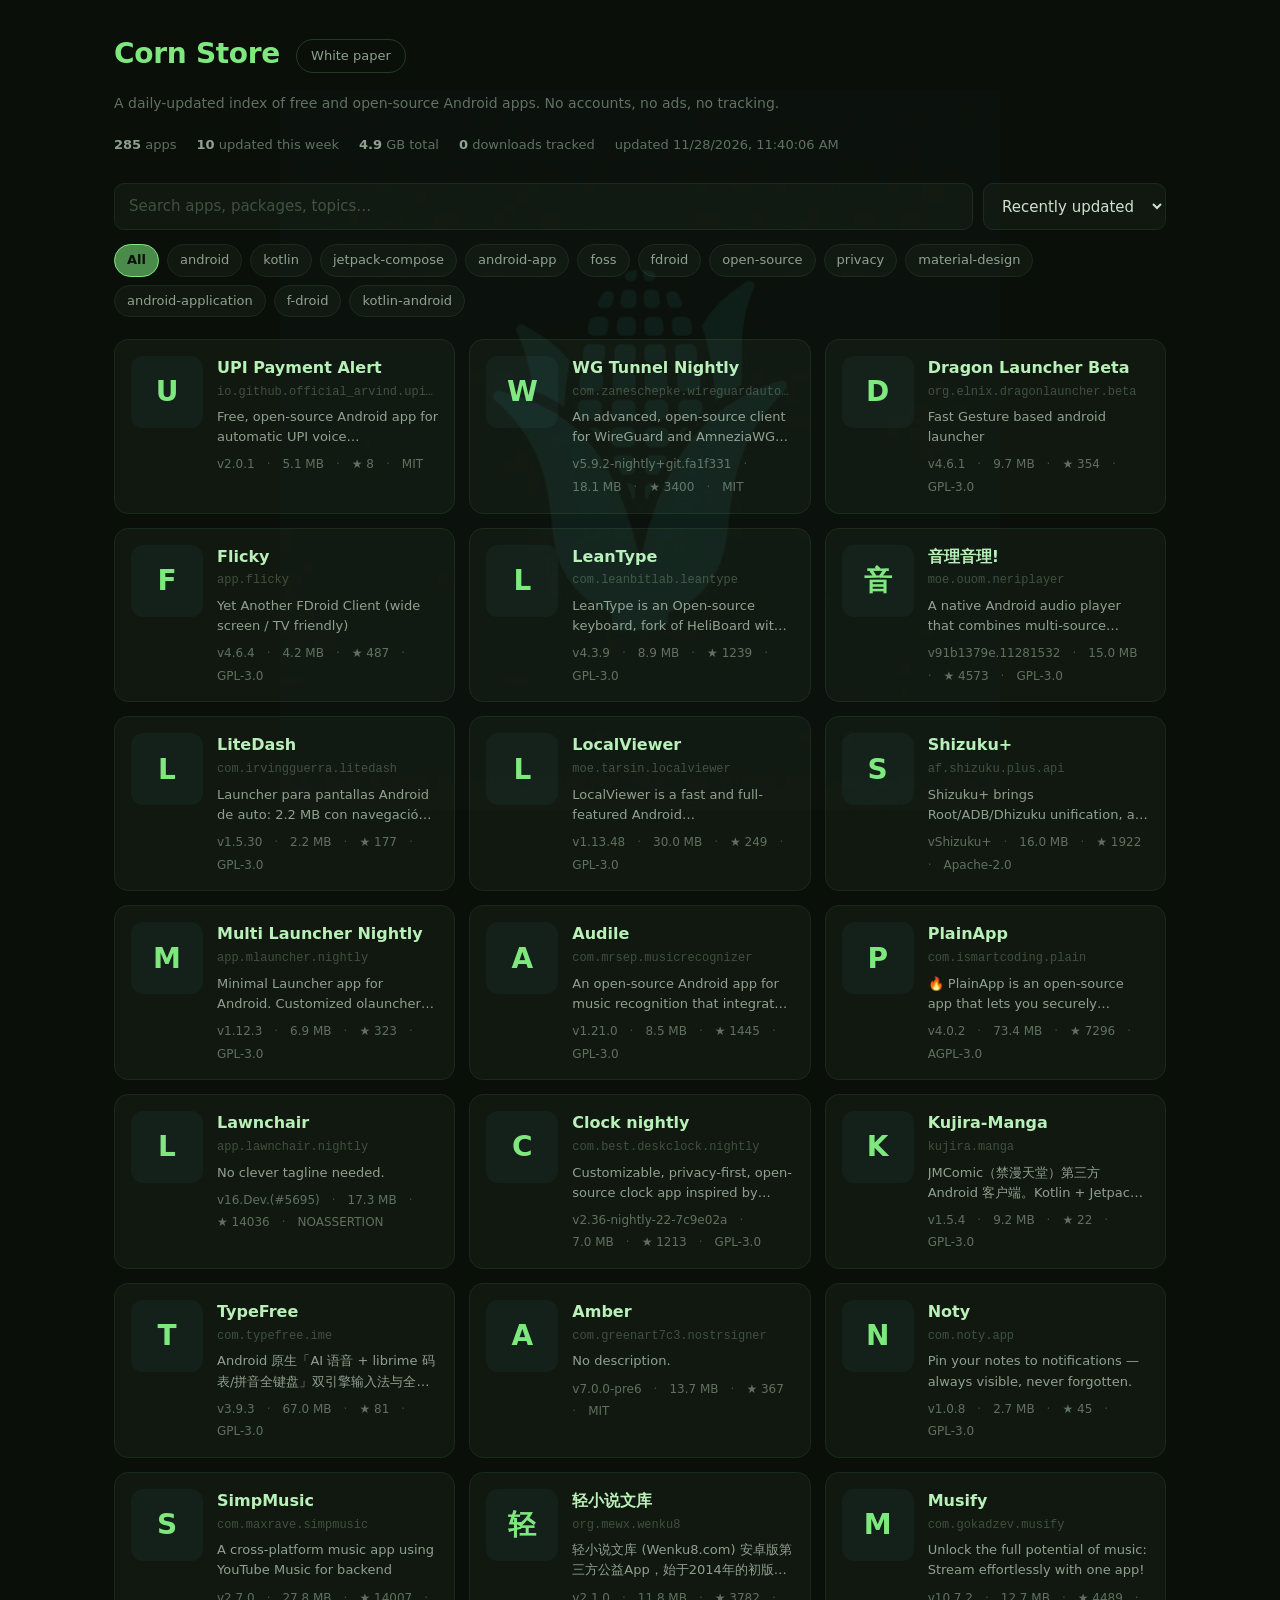
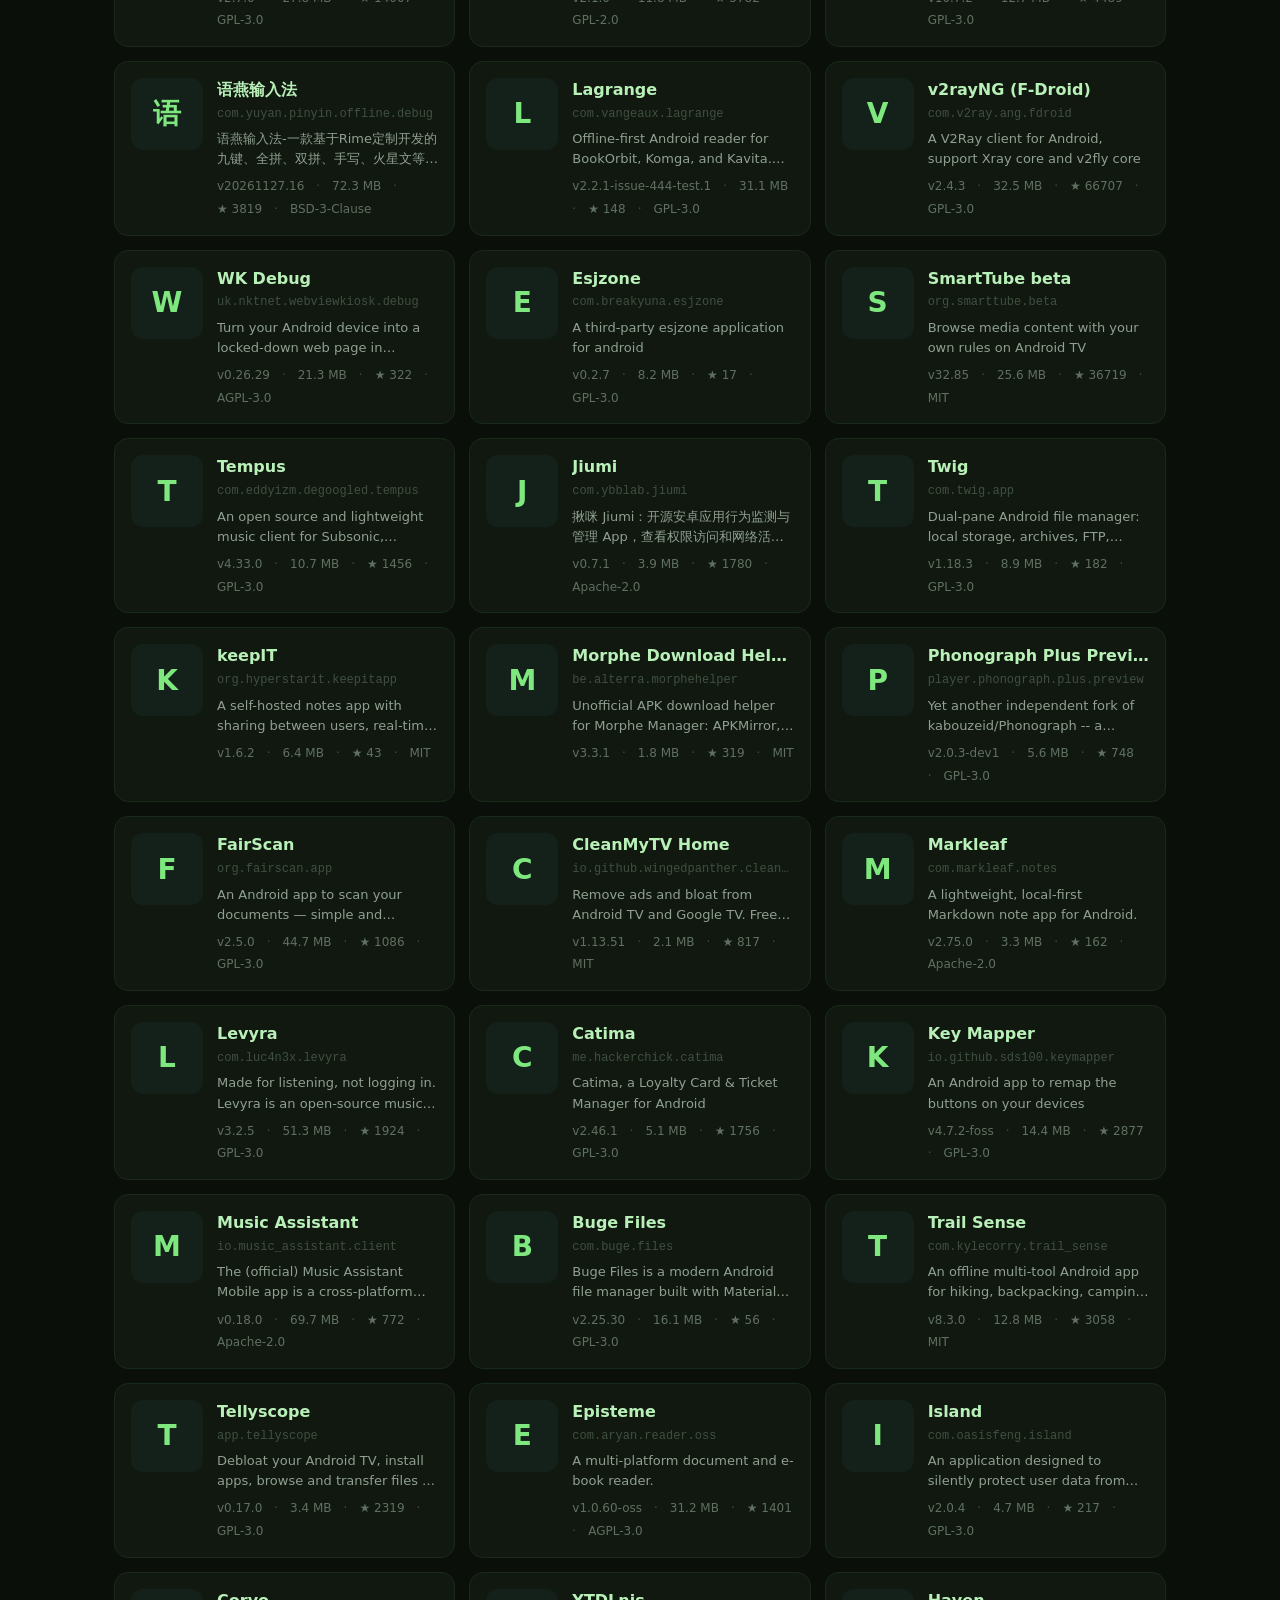
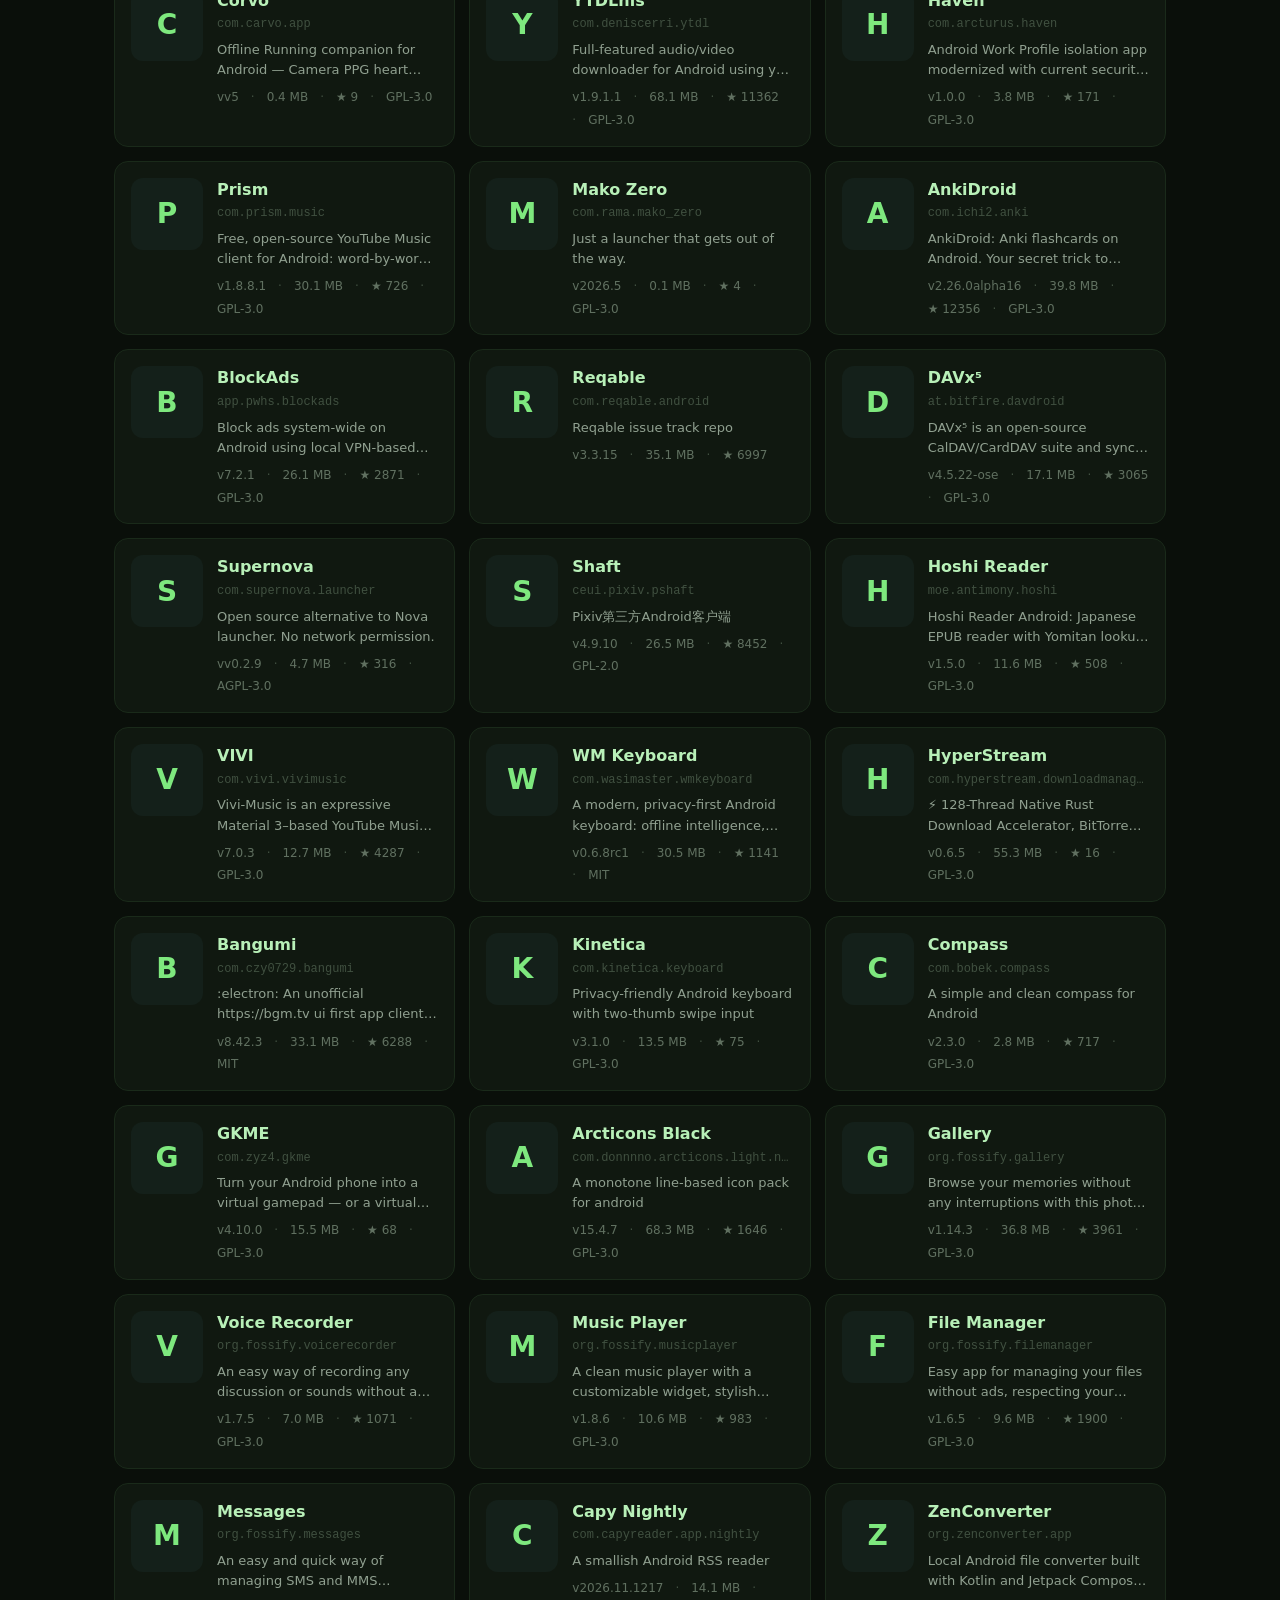
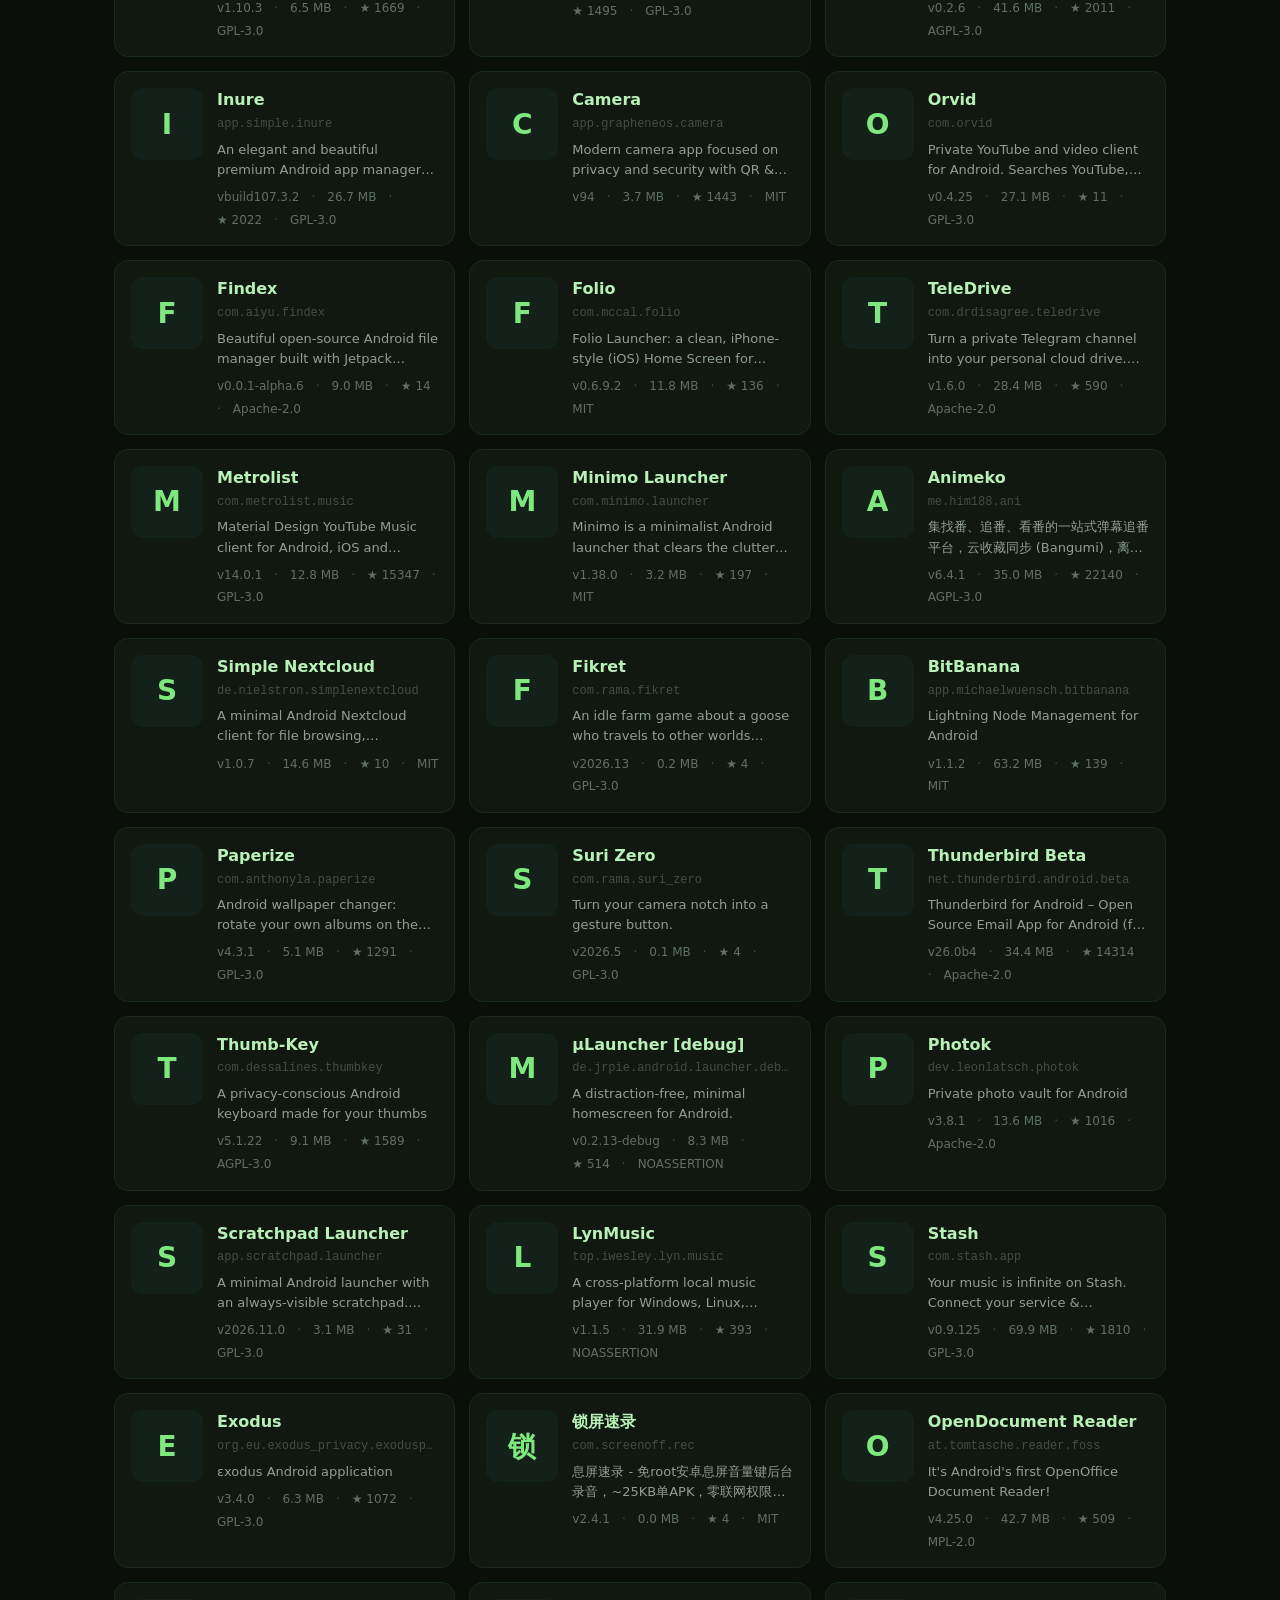
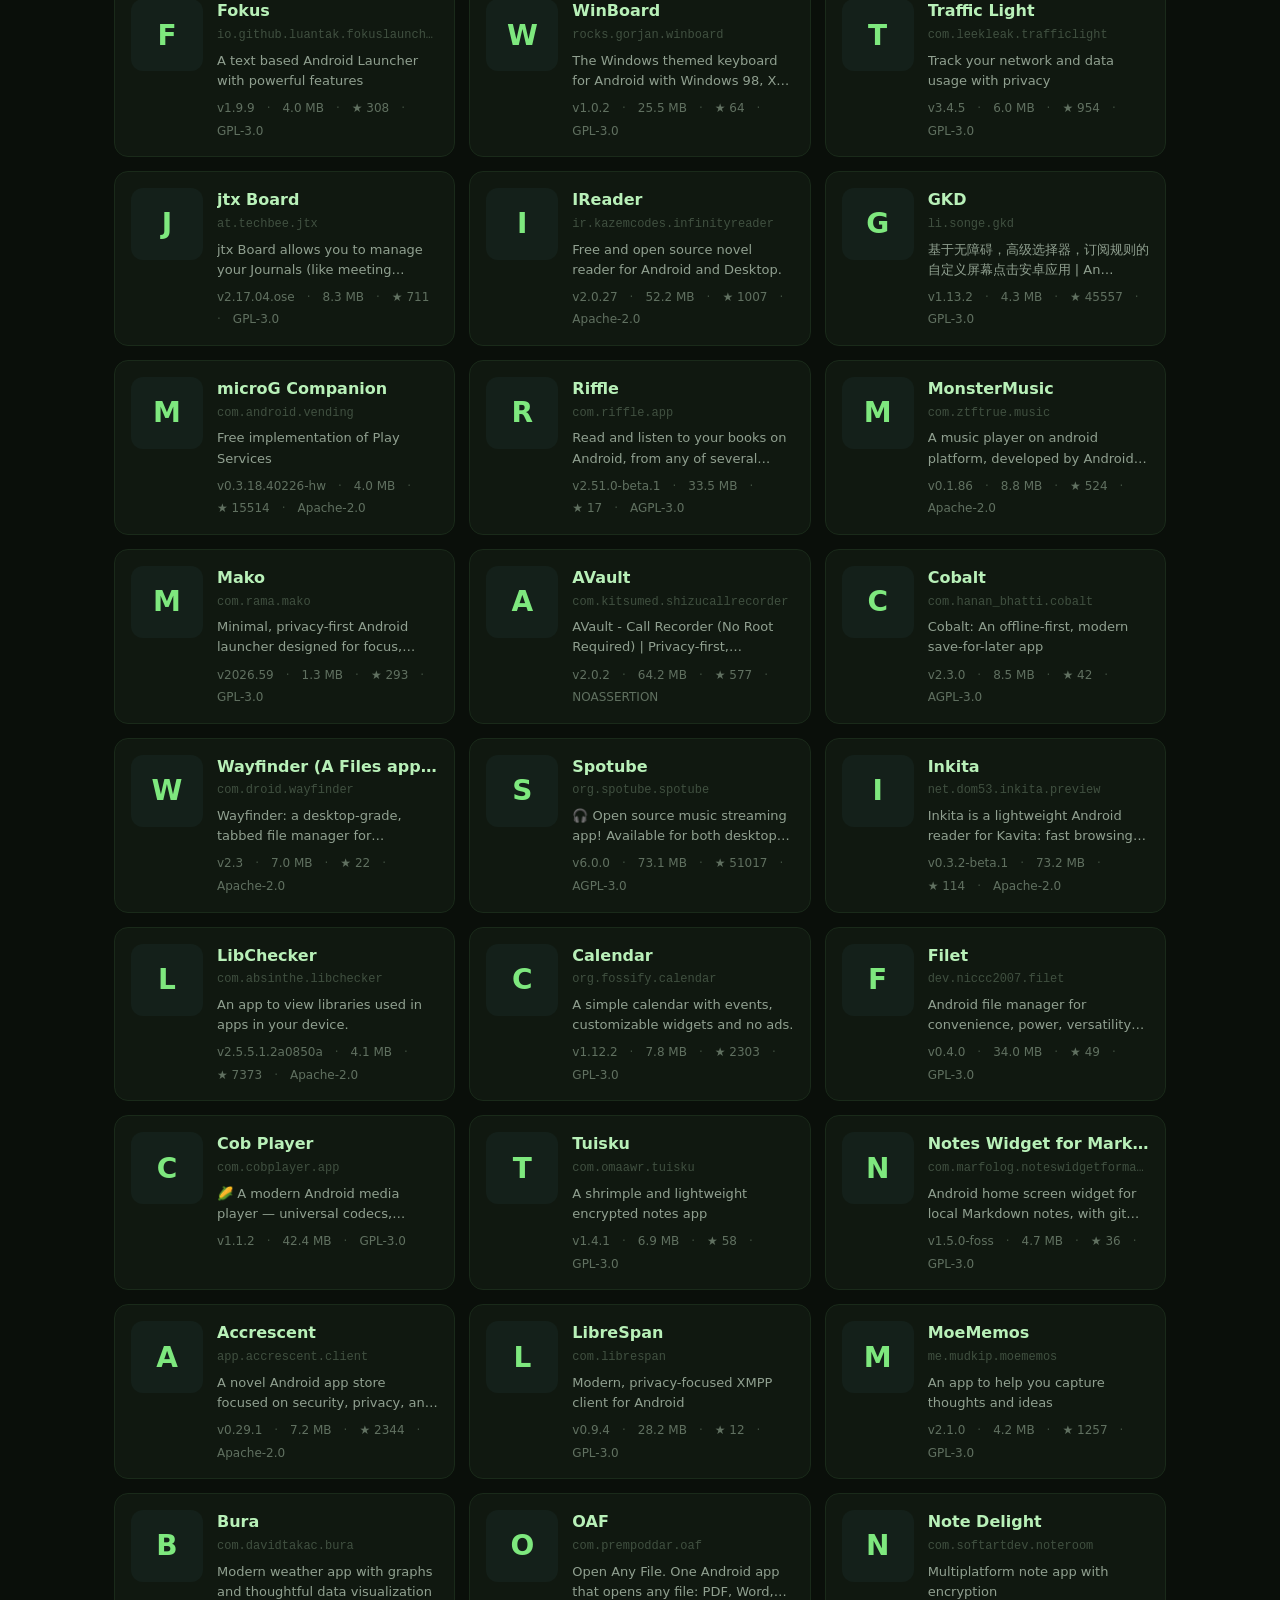
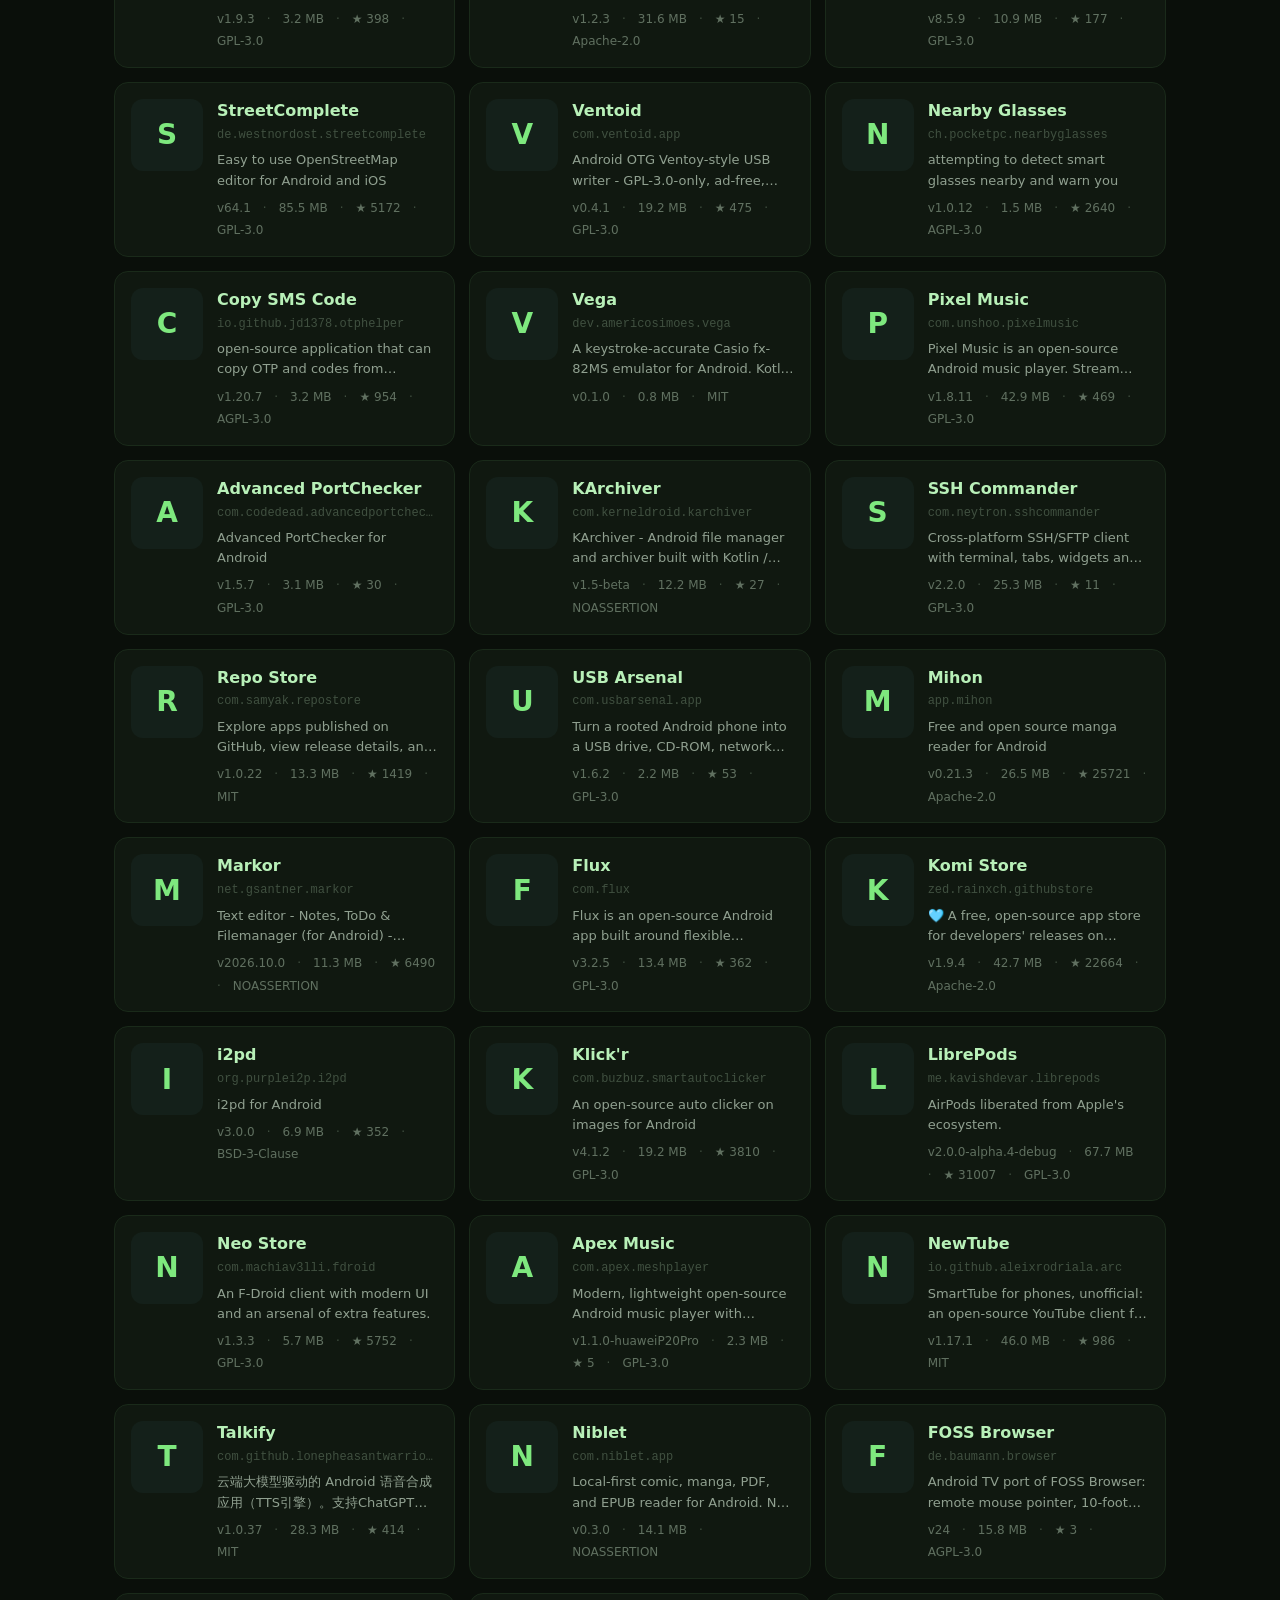
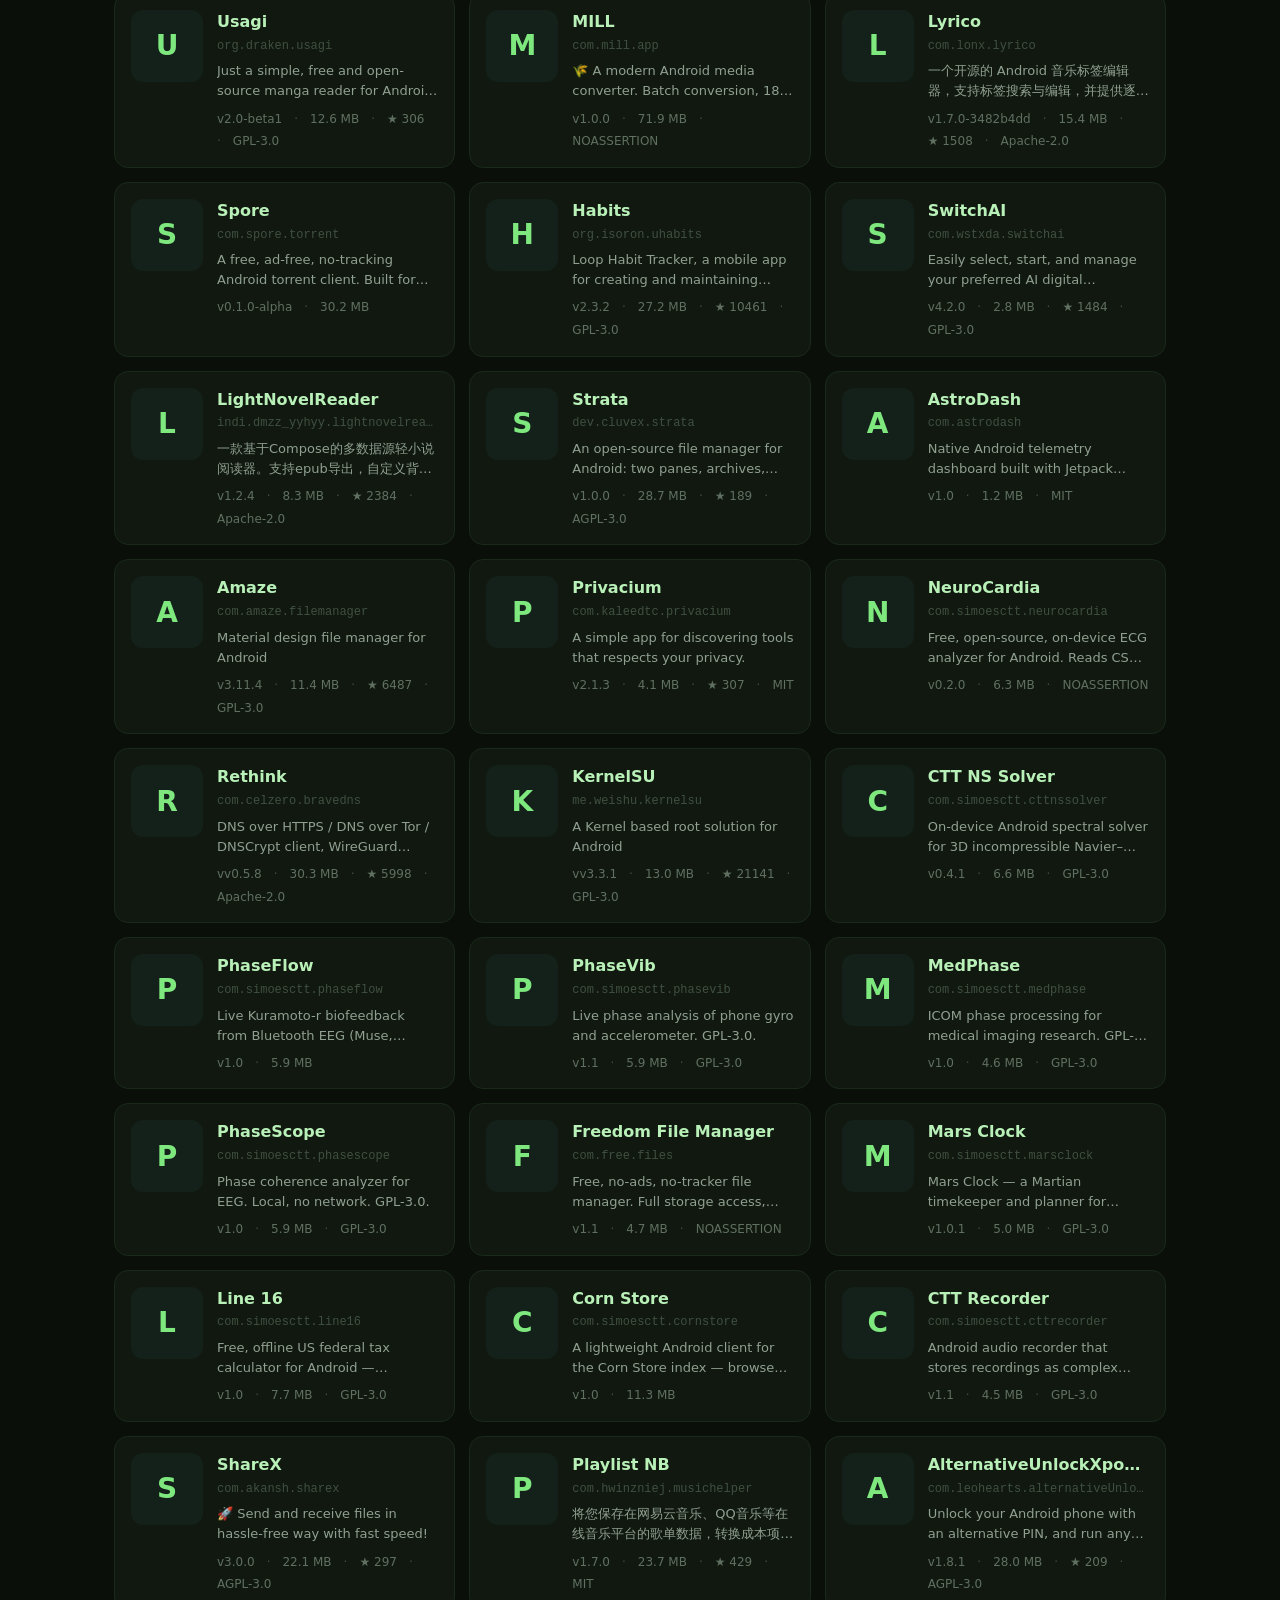
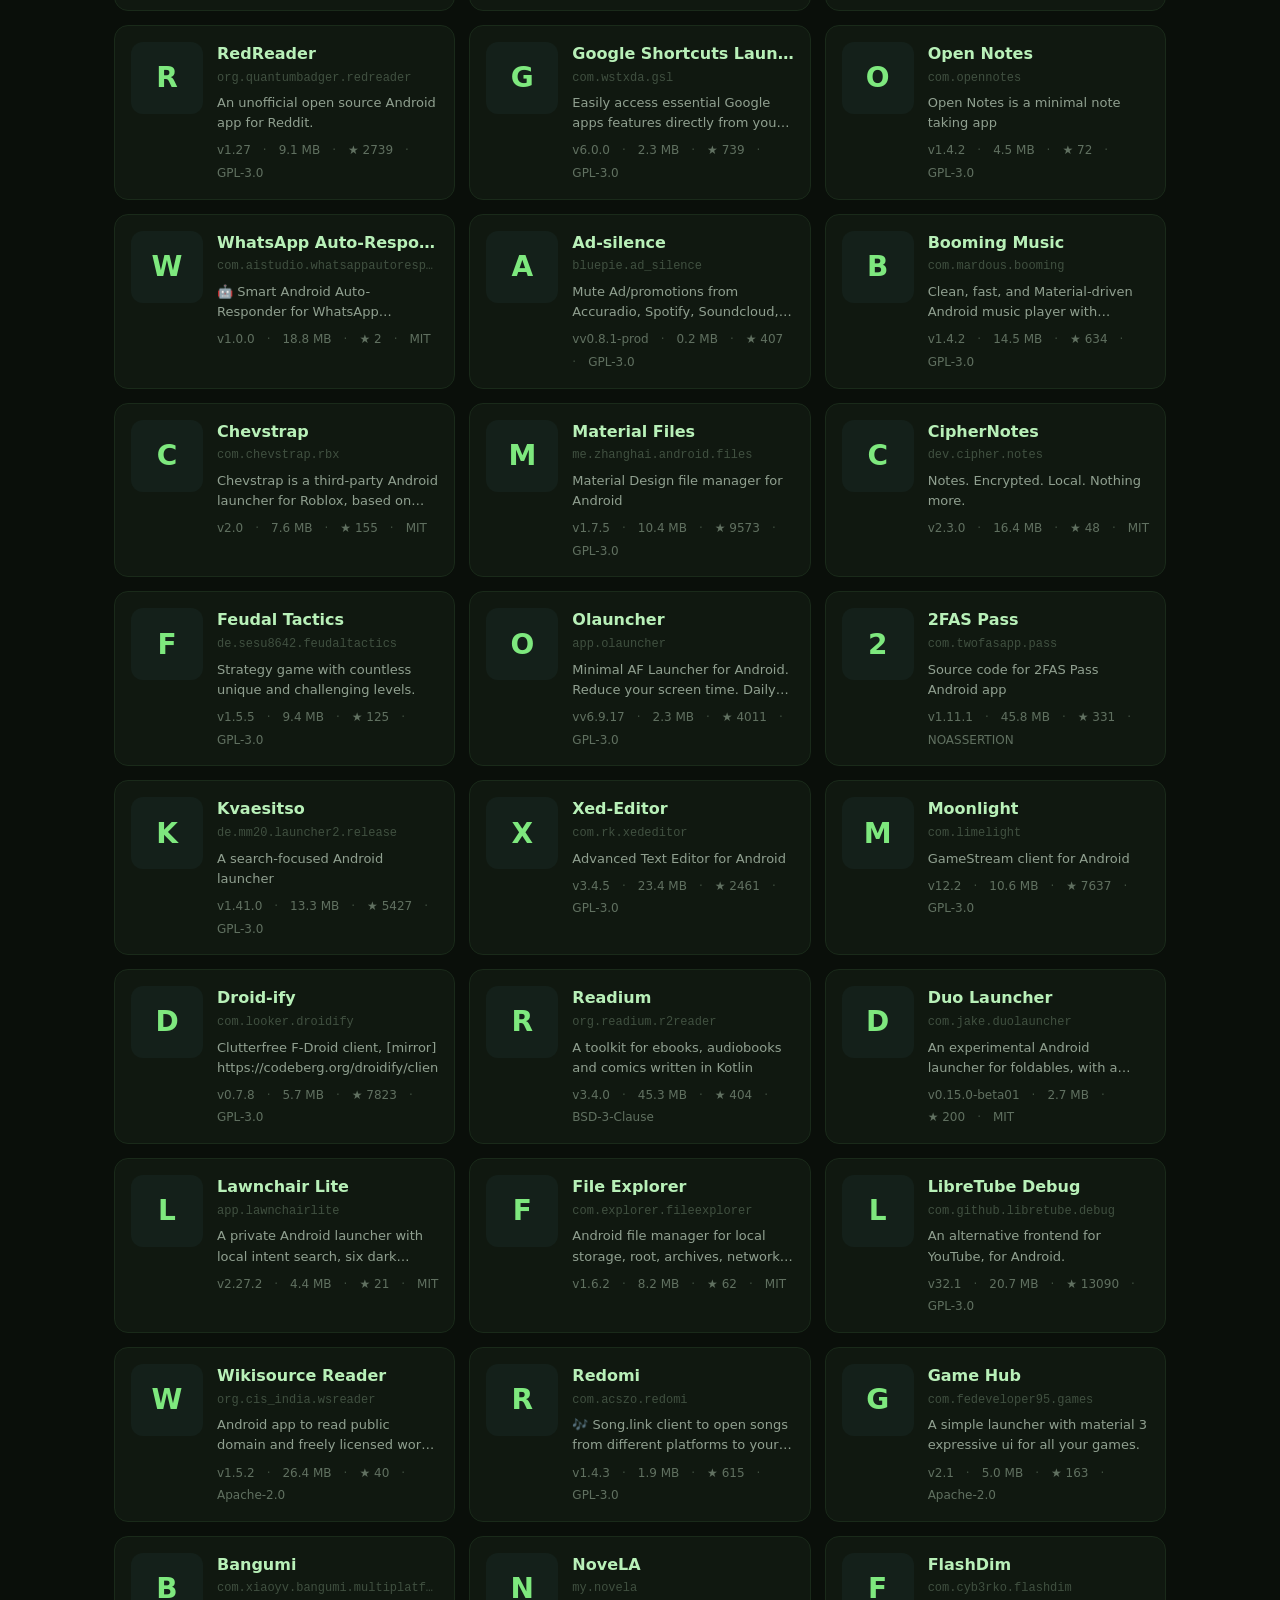
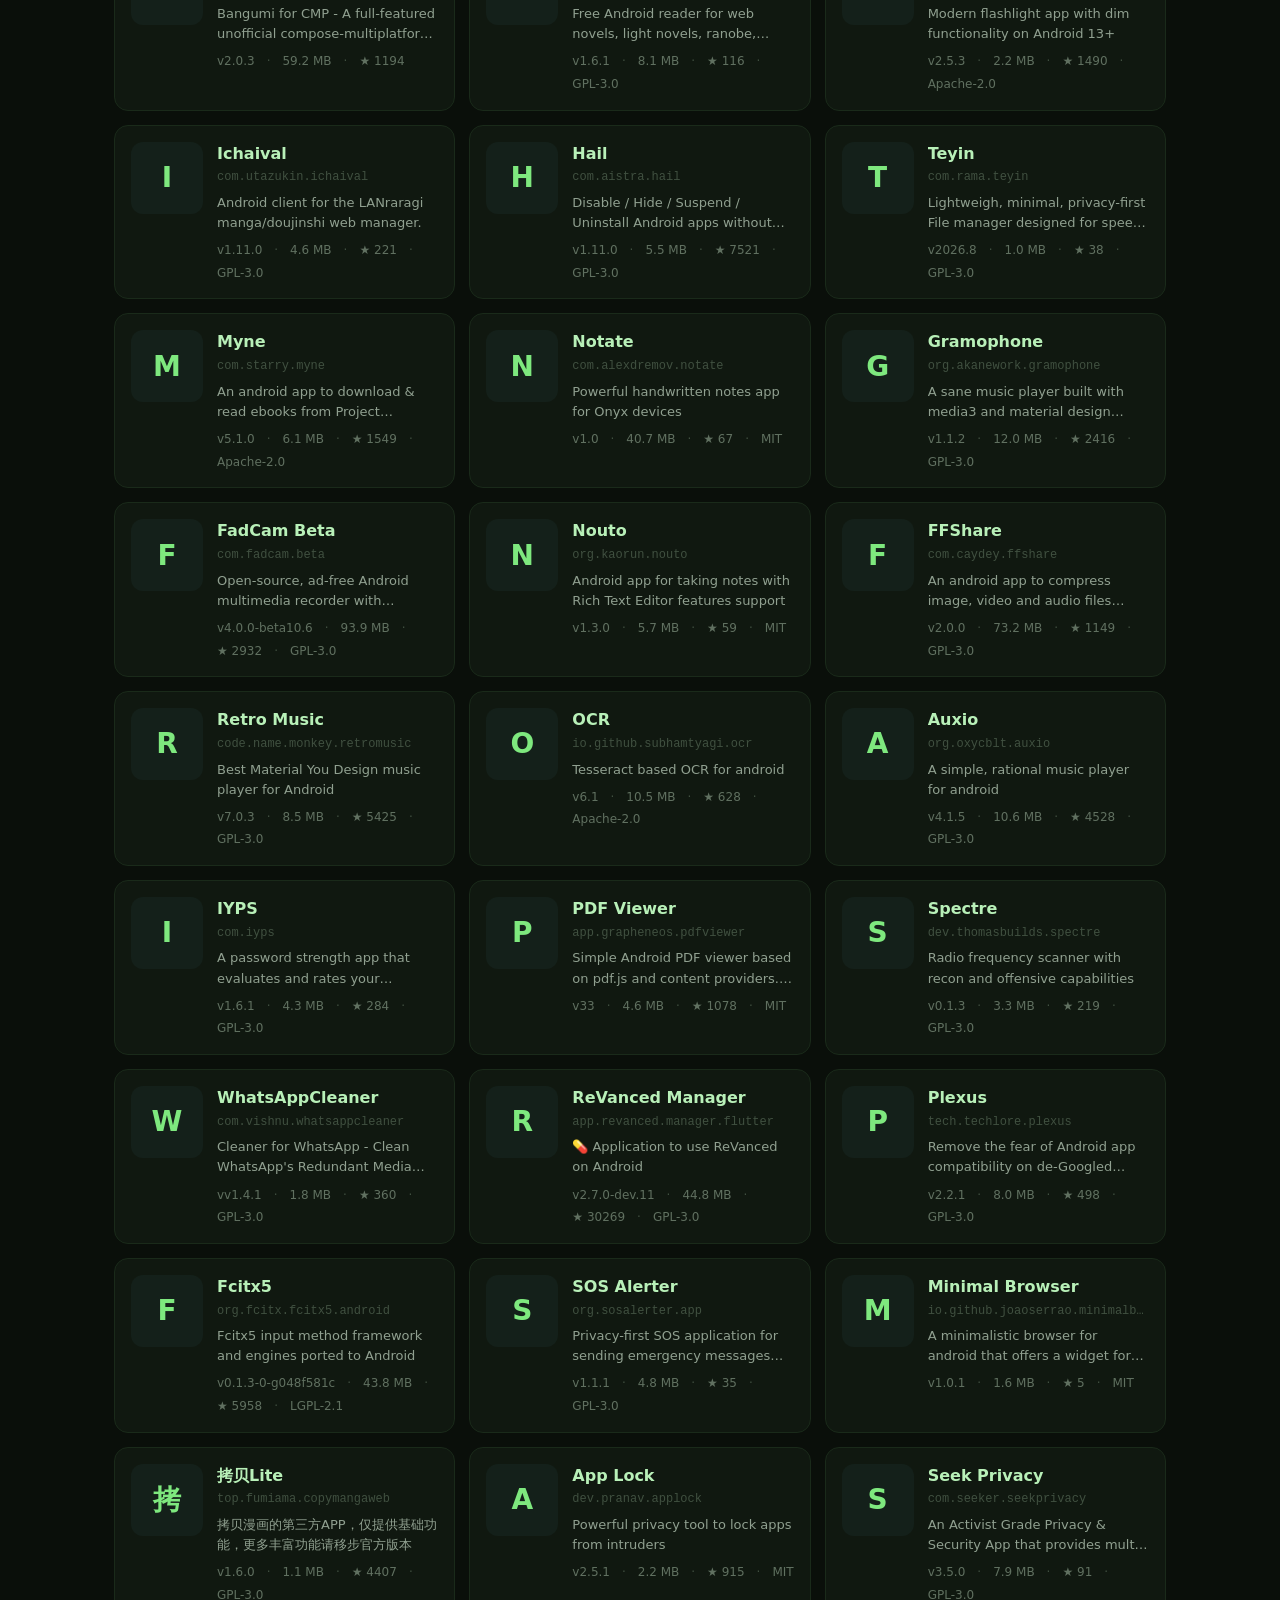
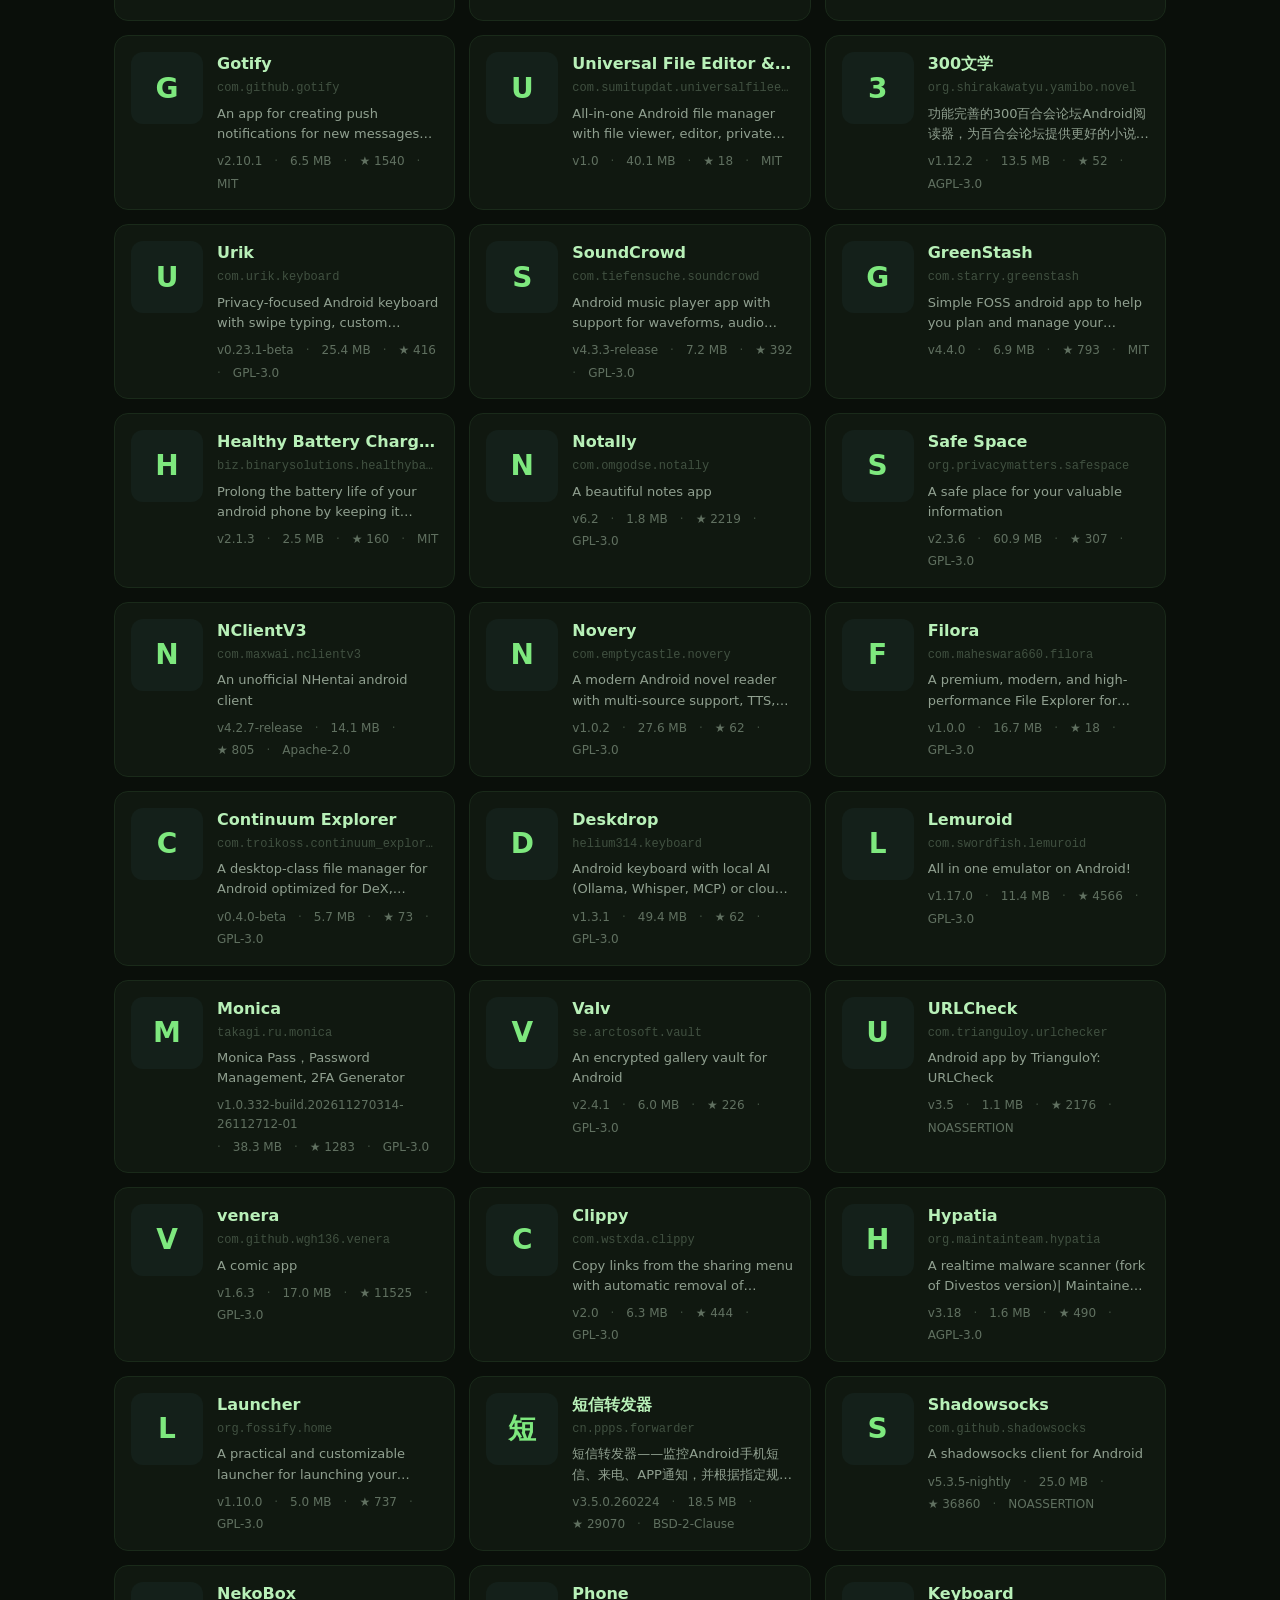
<file: docs/index.html>
<!DOCTYPE html>
<html lang="en">
<head>
<meta charset="utf-8">
<meta name="viewport" content="width=device-width, initial-scale=1">
<title>Corn Store — FOSS Android App Index</title>
<meta name="description" content="A daily-updated index of free and open-source Android apps distributed via GitHub Releases. No accounts, no ads, no tracking.">
<link rel="icon" href="corn.png">
<link rel="stylesheet" href="style.css">
</head>
<body>
<div class="wrap">

  <header class="site" id="header-top">
    <div class="title-row">
      <h1>Corn Store</h1>
      <a class="btn-paper" href="whitepaper.html">White paper</a>
    </div>
    <p class="tagline">A daily-updated index of free and open-source Android apps. No accounts, no ads, no tracking.</p>
    <div class="stats" id="stats"></div>
  </header>

  <div class="controls" id="controls">
    <input id="search" class="search" type="search" placeholder="Search apps, packages, topics…" autocomplete="off" spellcheck="false">
    <select id="sort" class="sort">
      <option value="recent">Recently updated</option>
      <option value="name">Name (A–Z)</option>
      <option value="downloads">Most downloads</option>
      <option value="stars">Most stars</option>
    </select>
  </div>

  <div class="chips" id="chips"></div>

  <div class="apps" id="apps">
    <div class="empty">Loading…</div>
  </div>

  <footer class="site">
    <span>
      <a href="about.html">About</a> ·
      <a href="submit.html">Submit an app</a> ·
      <a href="whitepaper.html">White paper</a> ·
      <a href="contact.html">Contact</a> ·
      <a href="privacy.html">Privacy</a> ·
      <a href="terms.html">Terms</a> ·
      <a href="license.html">License</a> ·
      <a href="https://github.com/SimoesCTT/corn-store-index">Source</a>
    </span>
    <span>GPL-3.0-or-later</span>
  </footer>

</div>
<script src="app.js"></script>
</body>
</html>
</file>
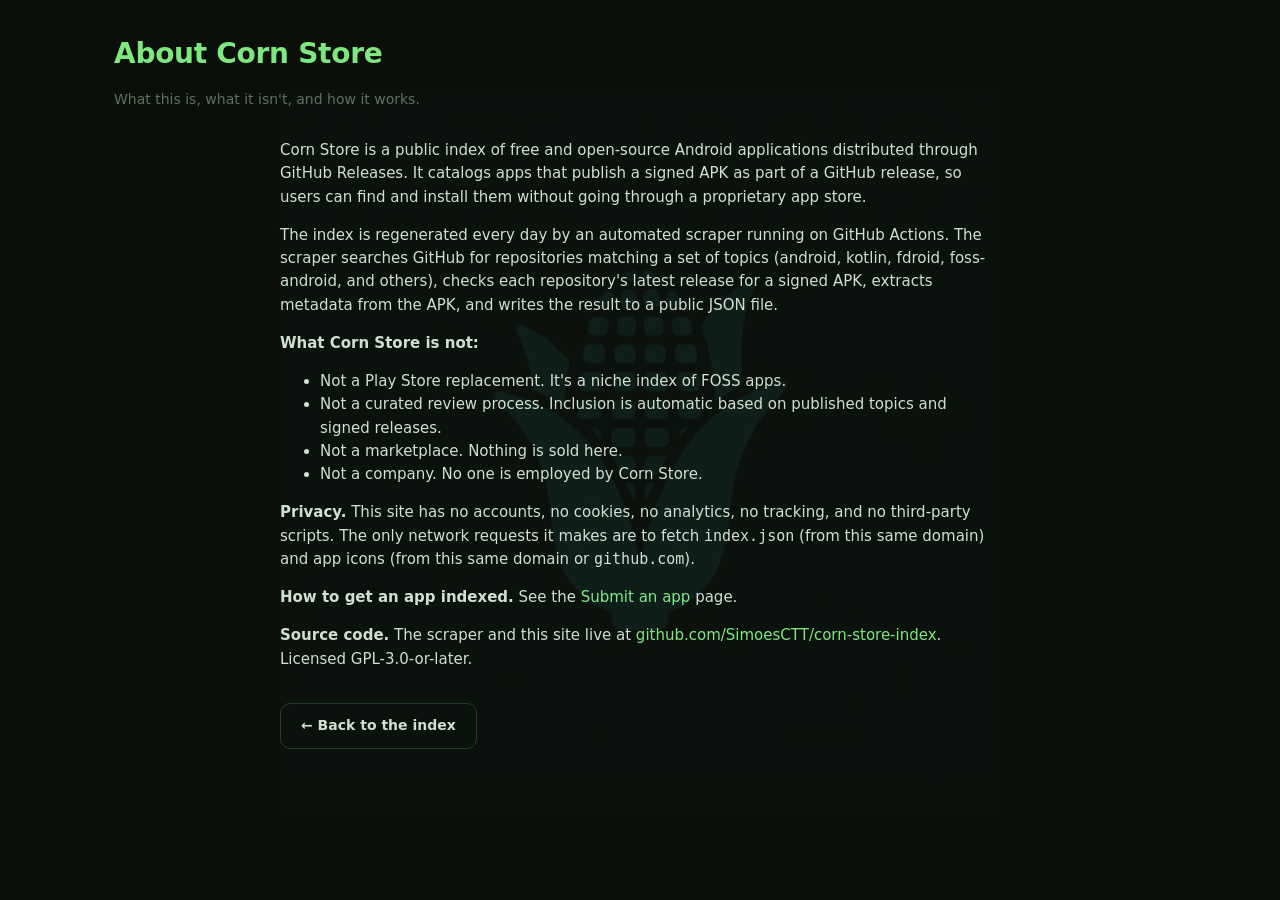
<file: docs/about.html>
<!DOCTYPE html>
<html lang="en">
<head>
<meta charset="utf-8">
<meta name="viewport" content="width=device-width, initial-scale=1">
<title>About — Corn Store</title>
<link rel="icon" href="corn.png">
<link rel="stylesheet" href="style.css">
</head>
<body>
<div class="wrap">
  <header class="site">
    <h1>About Corn Store</h1>
    <p class="tagline">What this is, what it isn't, and how it works.</p>
  </header>

  <div class="detail">
    <p>Corn Store is a public index of free and open-source Android applications distributed through GitHub Releases. It catalogs apps that publish a signed APK as part of a GitHub release, so users can find and install them without going through a proprietary app store.</p>

    <p>The index is regenerated every day by an automated scraper running on GitHub Actions. The scraper searches GitHub for repositories matching a set of topics (android, kotlin, fdroid, foss-android, and others), checks each repository's latest release for a signed APK, extracts metadata from the APK, and writes the result to a public JSON file.</p>

    <p><strong>What Corn Store is not:</strong></p>
    <ul>
      <li>Not a Play Store replacement. It's a niche index of FOSS apps.</li>
      <li>Not a curated review process. Inclusion is automatic based on published topics and signed releases.</li>
      <li>Not a marketplace. Nothing is sold here.</li>
      <li>Not a company. No one is employed by Corn Store.</li>
    </ul>

    <p><strong>Privacy.</strong> This site has no accounts, no cookies, no analytics, no tracking, and no third-party scripts. The only network requests it makes are to fetch <code>index.json</code> (from this same domain) and app icons (from this same domain or <code>github.com</code>).</p>

    <p><strong>How to get an app indexed.</strong> See the <a href="submit.html">Submit an app</a> page.</p>

    <p><strong>Source code.</strong> The scraper and this site live at <a href="https://github.com/SimoesCTT/corn-store-index">github.com/SimoesCTT/corn-store-index</a>. Licensed GPL-3.0-or-later.</p>

    <p style="margin-top: 32px;">
      <a class="btn btn-ghost" href="index.html">← Back to the index</a>
    </p>
  </div>
</div>
</body>
</html>
</file>
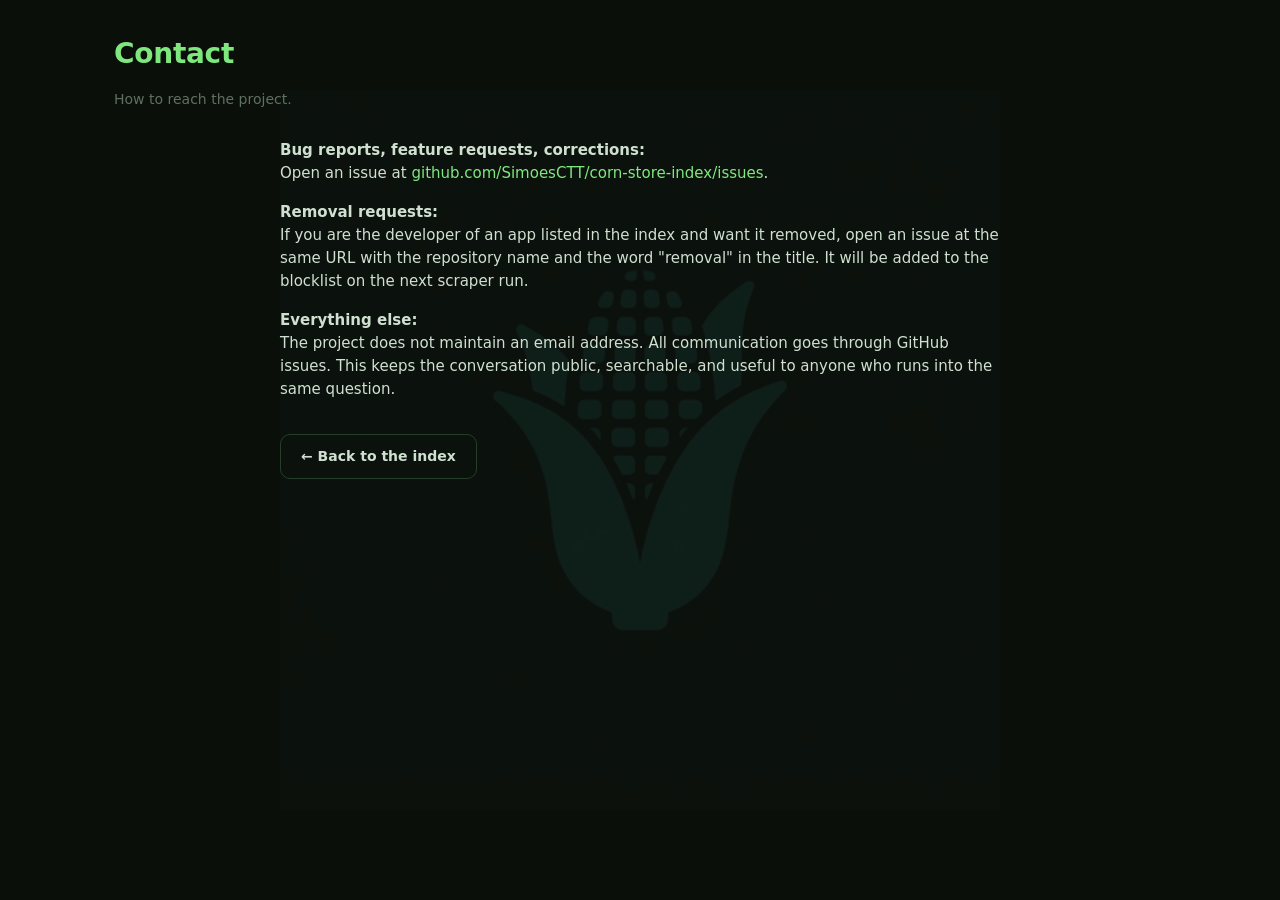
<file: docs/contact.html>
<!DOCTYPE html>
<html lang="en">
<head>
<meta charset="utf-8">
<meta name="viewport" content="width=device-width, initial-scale=1">
<title>Contact — Corn Store</title>
<link rel="icon" href="corn.png">
<link rel="stylesheet" href="style.css">
</head>
<body>
<div class="wrap">
  <header class="site">
    <h1>Contact</h1>
    <p class="tagline">How to reach the project.</p>
  </header>
  <div class="detail">
    <p><strong>Bug reports, feature requests, corrections:</strong><br>
      Open an issue at <a href="https://github.com/SimoesCTT/corn-store-index/issues">github.com/SimoesCTT/corn-store-index/issues</a>.</p>

    <p><strong>Removal requests:</strong><br>
      If you are the developer of an app listed in the index and want it removed, open an issue at the same URL with the repository name and the word "removal" in the title. It will be added to the blocklist on the next scraper run.</p>

    <p><strong>Everything else:</strong><br>
      The project does not maintain an email address. All communication goes through GitHub issues. This keeps the conversation public, searchable, and useful to anyone who runs into the same question.</p>

    <p style="margin-top: 32px;">
      <a class="btn btn-ghost" href="index.html">← Back to the index</a>
    </p>
  </div>
</div>
</body>
</html>
</file>
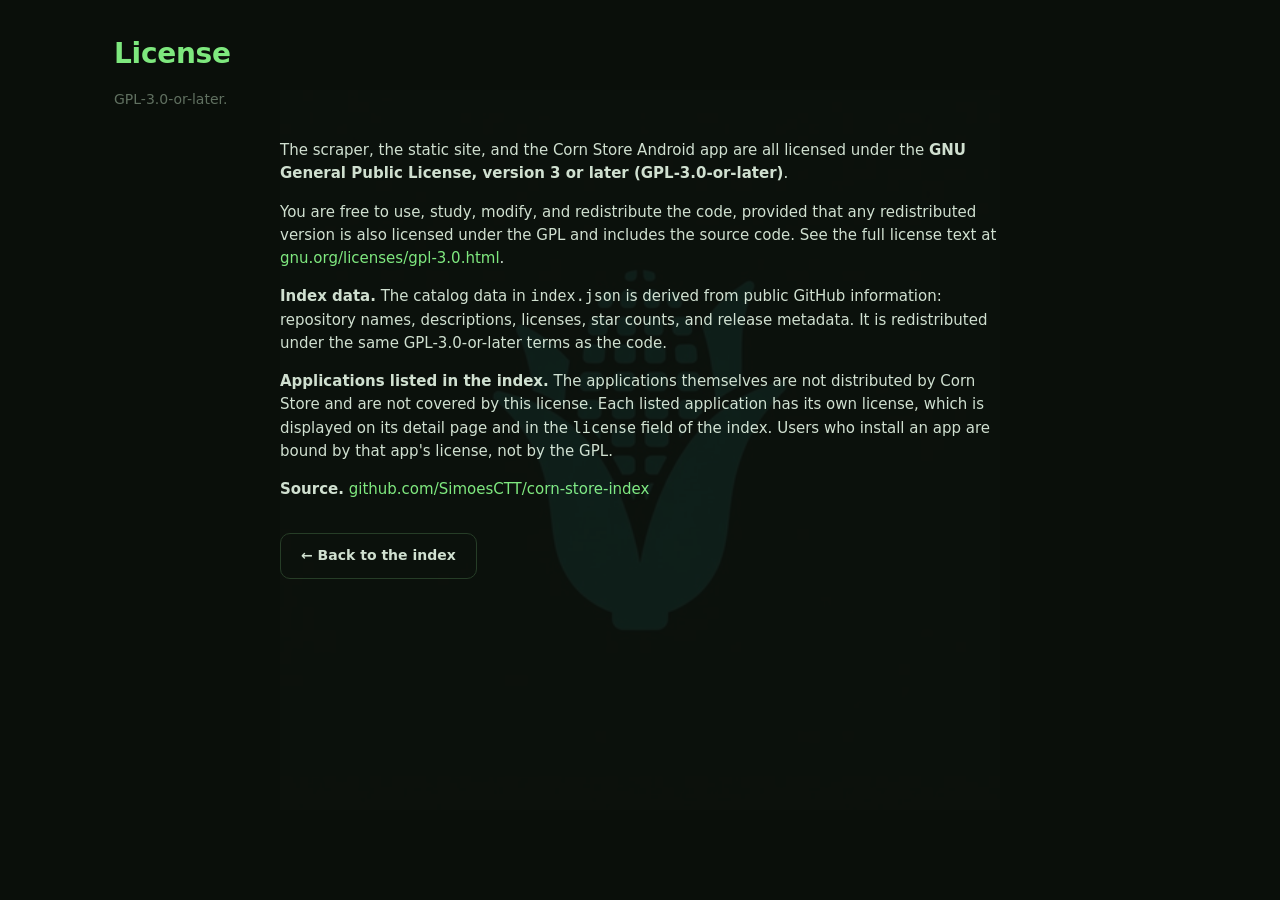
<file: docs/license.html>
<!DOCTYPE html>
<html lang="en">
<head>
<meta charset="utf-8">
<meta name="viewport" content="width=device-width, initial-scale=1">
<title>License — Corn Store</title>
<link rel="icon" href="corn.png">
<link rel="stylesheet" href="style.css">
</head>
<body>
<div class="wrap">
  <header class="site">
    <h1>License</h1>
    <p class="tagline">GPL-3.0-or-later.</p>
  </header>
  <div class="detail">

    <p>The scraper, the static site, and the Corn Store Android app are all licensed under the <strong>GNU General Public License, version 3 or later (GPL-3.0-or-later)</strong>.</p>

    <p>You are free to use, study, modify, and redistribute the code, provided that any redistributed version is also licensed under the GPL and includes the source code. See the full license text at
      <a href="https://www.gnu.org/licenses/gpl-3.0.html">gnu.org/licenses/gpl-3.0.html</a>.</p>

    <p><strong>Index data.</strong> The catalog data in <code>index.json</code> is derived from public GitHub information: repository names, descriptions, licenses, star counts, and release metadata. It is redistributed under the same GPL-3.0-or-later terms as the code.</p>

    <p><strong>Applications listed in the index.</strong> The applications themselves are not distributed by Corn Store and are not covered by this license. Each listed application has its own license, which is displayed on its detail page and in the <code>license</code> field of the index. Users who install an app are bound by that app's license, not by the GPL.</p>

    <p><strong>Source.</strong>
      <a href="https://github.com/SimoesCTT/corn-store-index">github.com/SimoesCTT/corn-store-index</a></p>

    <p style="margin-top: 32px;">
      <a class="btn btn-ghost" href="index.html">← Back to the index</a>
    </p>
  </div>
</div>
</body>
</html>
</file>
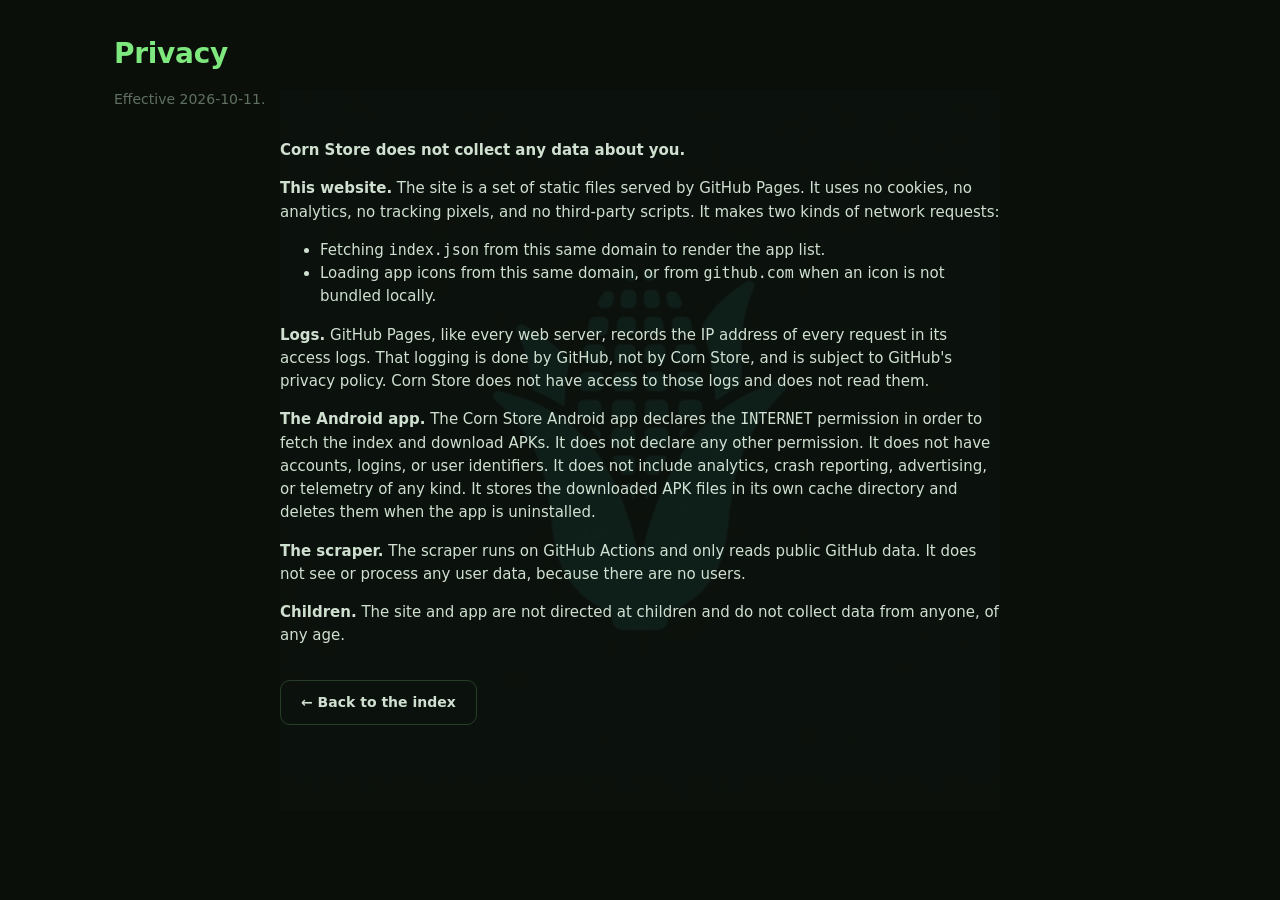
<file: docs/privacy.html>
<!DOCTYPE html>
<html lang="en">
<head>
<meta charset="utf-8">
<meta name="viewport" content="width=device-width, initial-scale=1">
<title>Privacy — Corn Store</title>
<link rel="icon" href="corn.png">
<link rel="stylesheet" href="style.css">
</head>
<body>
<div class="wrap">
  <header class="site">
    <h1>Privacy</h1>
    <p class="tagline">Effective 2026-10-11.</p>
  </header>
  <div class="detail">

    <p><strong>Corn Store does not collect any data about you.</strong></p>

    <p><strong>This website.</strong> The site is a set of static files served by GitHub Pages. It uses no cookies, no analytics, no tracking pixels, and no third-party scripts. It makes two kinds of network requests:</p>
    <ul>
      <li>Fetching <code>index.json</code> from this same domain to render the app list.</li>
      <li>Loading app icons from this same domain, or from <code>github.com</code> when an icon is not bundled locally.</li>
    </ul>

    <p><strong>Logs.</strong> GitHub Pages, like every web server, records the IP address of every request in its access logs. That logging is done by GitHub, not by Corn Store, and is subject to GitHub's privacy policy. Corn Store does not have access to those logs and does not read them.</p>

    <p><strong>The Android app.</strong> The Corn Store Android app declares the <code>INTERNET</code> permission in order to fetch the index and download APKs. It does not declare any other permission. It does not have accounts, logins, or user identifiers. It does not include analytics, crash reporting, advertising, or telemetry of any kind. It stores the downloaded APK files in its own cache directory and deletes them when the app is uninstalled.</p>

    <p><strong>The scraper.</strong> The scraper runs on GitHub Actions and only reads public GitHub data. It does not see or process any user data, because there are no users.</p>

    <p><strong>Children.</strong> The site and app are not directed at children and do not collect data from anyone, of any age.</p>

    <p style="margin-top: 32px;">
      <a class="btn btn-ghost" href="index.html">← Back to the index</a>
    </p>
  </div>
</div>
</body>
</html>
</file>
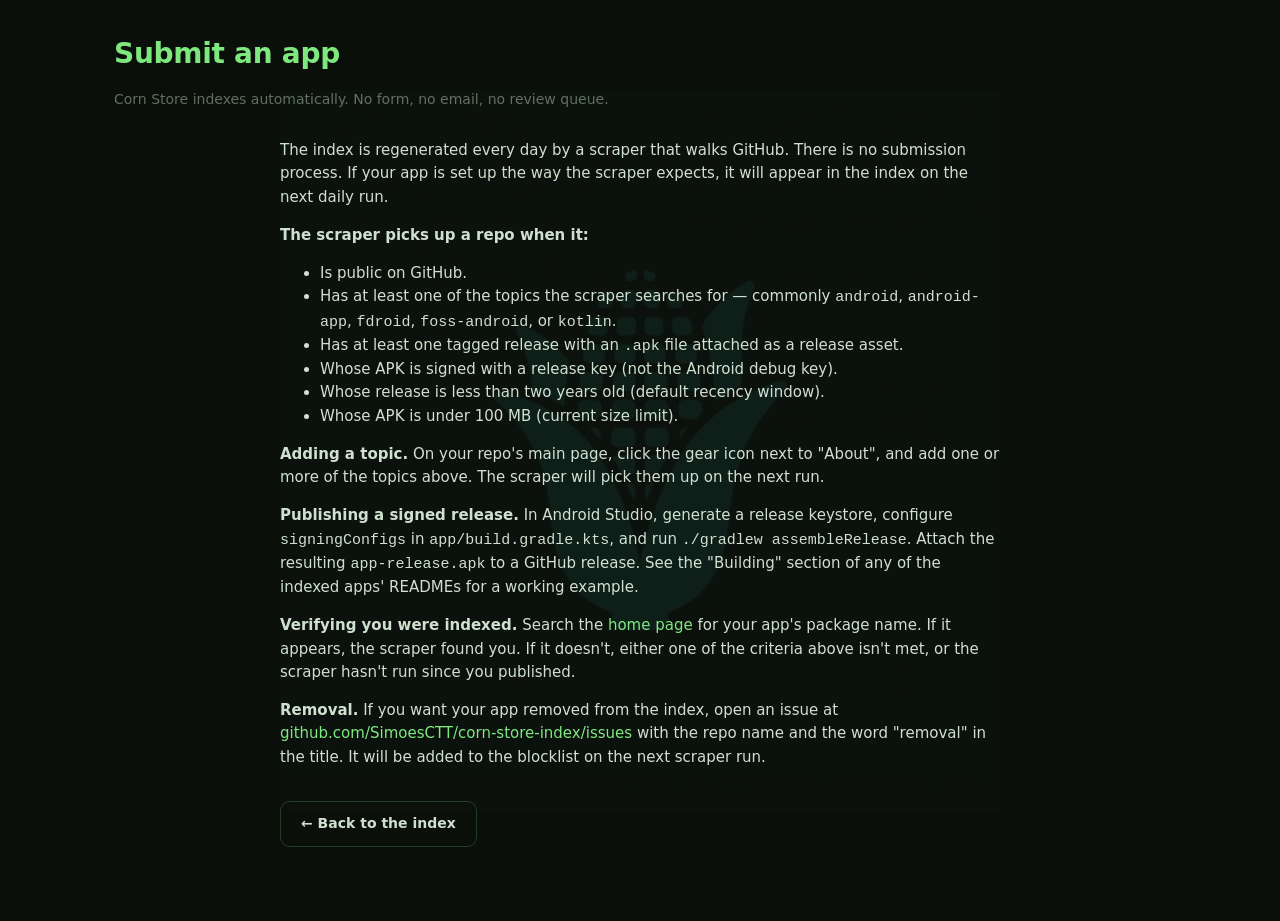
<file: docs/submit.html>
<!DOCTYPE html>
<html lang="en">
<head>
<meta charset="utf-8">
<meta name="viewport" content="width=device-width, initial-scale=1">
<title>Submit an app — Corn Store</title>
<link rel="icon" href="corn.png">
<link rel="stylesheet" href="style.css">
</head>
<body>
<div class="wrap">
  <header class="site">
    <h1>Submit an app</h1>
    <p class="tagline">Corn Store indexes automatically. No form, no email, no review queue.</p>
  </header>

  <div class="detail">
    <p>The index is regenerated every day by a scraper that walks GitHub. There is no submission process. If your app is set up the way the scraper expects, it will appear in the index on the next daily run.</p>

    <p><strong>The scraper picks up a repo when it:</strong></p>
    <ul>
      <li>Is public on GitHub.</li>
      <li>Has at least one of the topics the scraper searches for — commonly <code>android</code>, <code>android-app</code>, <code>fdroid</code>, <code>foss-android</code>, or <code>kotlin</code>.</li>
      <li>Has at least one tagged release with an <code>.apk</code> file attached as a release asset.</li>
      <li>Whose APK is signed with a release key (not the Android debug key).</li>
      <li>Whose release is less than two years old (default recency window).</li>
      <li>Whose APK is under 100 MB (current size limit).</li>
    </ul>

    <p><strong>Adding a topic.</strong> On your repo's main page, click the gear icon next to "About", and add one or more of the topics above. The scraper will pick them up on the next run.</p>

    <p><strong>Publishing a signed release.</strong> In Android Studio, generate a release keystore, configure <code>signingConfigs</code> in <code>app/build.gradle.kts</code>, and run <code>./gradlew assembleRelease</code>. Attach the resulting <code>app-release.apk</code> to a GitHub release. See the "Building" section of any of the indexed apps' READMEs for a working example.</p>

    <p><strong>Verifying you were indexed.</strong> Search the <a href="index.html">home page</a> for your app's package name. If it appears, the scraper found you. If it doesn't, either one of the criteria above isn't met, or the scraper hasn't run since you published.</p>

    <p><strong>Removal.</strong> If you want your app removed from the index, open an issue at <a href="https://github.com/SimoesCTT/corn-store-index/issues">github.com/SimoesCTT/corn-store-index/issues</a> with the repo name and the word "removal" in the title. It will be added to the blocklist on the next scraper run.</p>

    <p style="margin-top: 32px;">
      <a class="btn btn-ghost" href="index.html">← Back to the index</a>
    </p>
  </div>
</div>
</body>
</html>
</file>
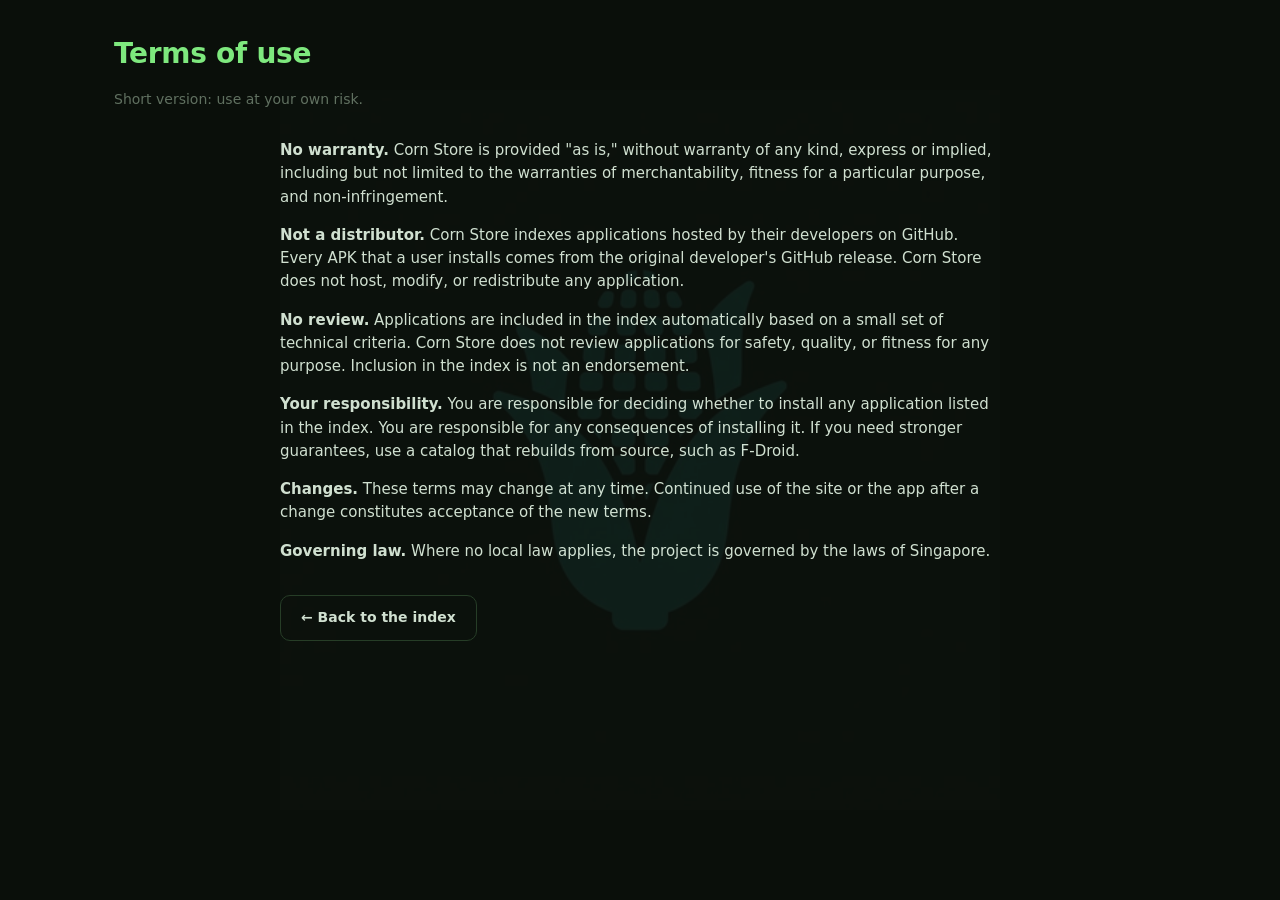
<file: docs/terms.html>
<!DOCTYPE html>
<html lang="en">
<head>
<meta charset="utf-8">
<meta name="viewport" content="width=device-width, initial-scale=1">
<title>Terms — Corn Store</title>
<link rel="icon" href="corn.png">
<link rel="stylesheet" href="style.css">
</head>
<body>
<div class="wrap">
  <header class="site">
    <h1>Terms of use</h1>
    <p class="tagline">Short version: use at your own risk.</p>
  </header>
  <div class="detail">

    <p><strong>No warranty.</strong> Corn Store is provided "as is," without warranty of any kind, express or implied, including but not limited to the warranties of merchantability, fitness for a particular purpose, and non-infringement.</p>

    <p><strong>Not a distributor.</strong> Corn Store indexes applications hosted by their developers on GitHub. Every APK that a user installs comes from the original developer's GitHub release. Corn Store does not host, modify, or redistribute any application.</p>

    <p><strong>No review.</strong> Applications are included in the index automatically based on a small set of technical criteria. Corn Store does not review applications for safety, quality, or fitness for any purpose. Inclusion in the index is not an endorsement.</p>

    <p><strong>Your responsibility.</strong> You are responsible for deciding whether to install any application listed in the index. You are responsible for any consequences of installing it. If you need stronger guarantees, use a catalog that rebuilds from source, such as F-Droid.</p>

    <p><strong>Changes.</strong> These terms may change at any time. Continued use of the site or the app after a change constitutes acceptance of the new terms.</p>

    <p><strong>Governing law.</strong> Where no local law applies, the project is governed by the laws of Singapore.</p>

    <p style="margin-top: 32px;">
      <a class="btn btn-ghost" href="index.html">← Back to the index</a>
    </p>
  </div>
</div>
</body>
</html>
</file>
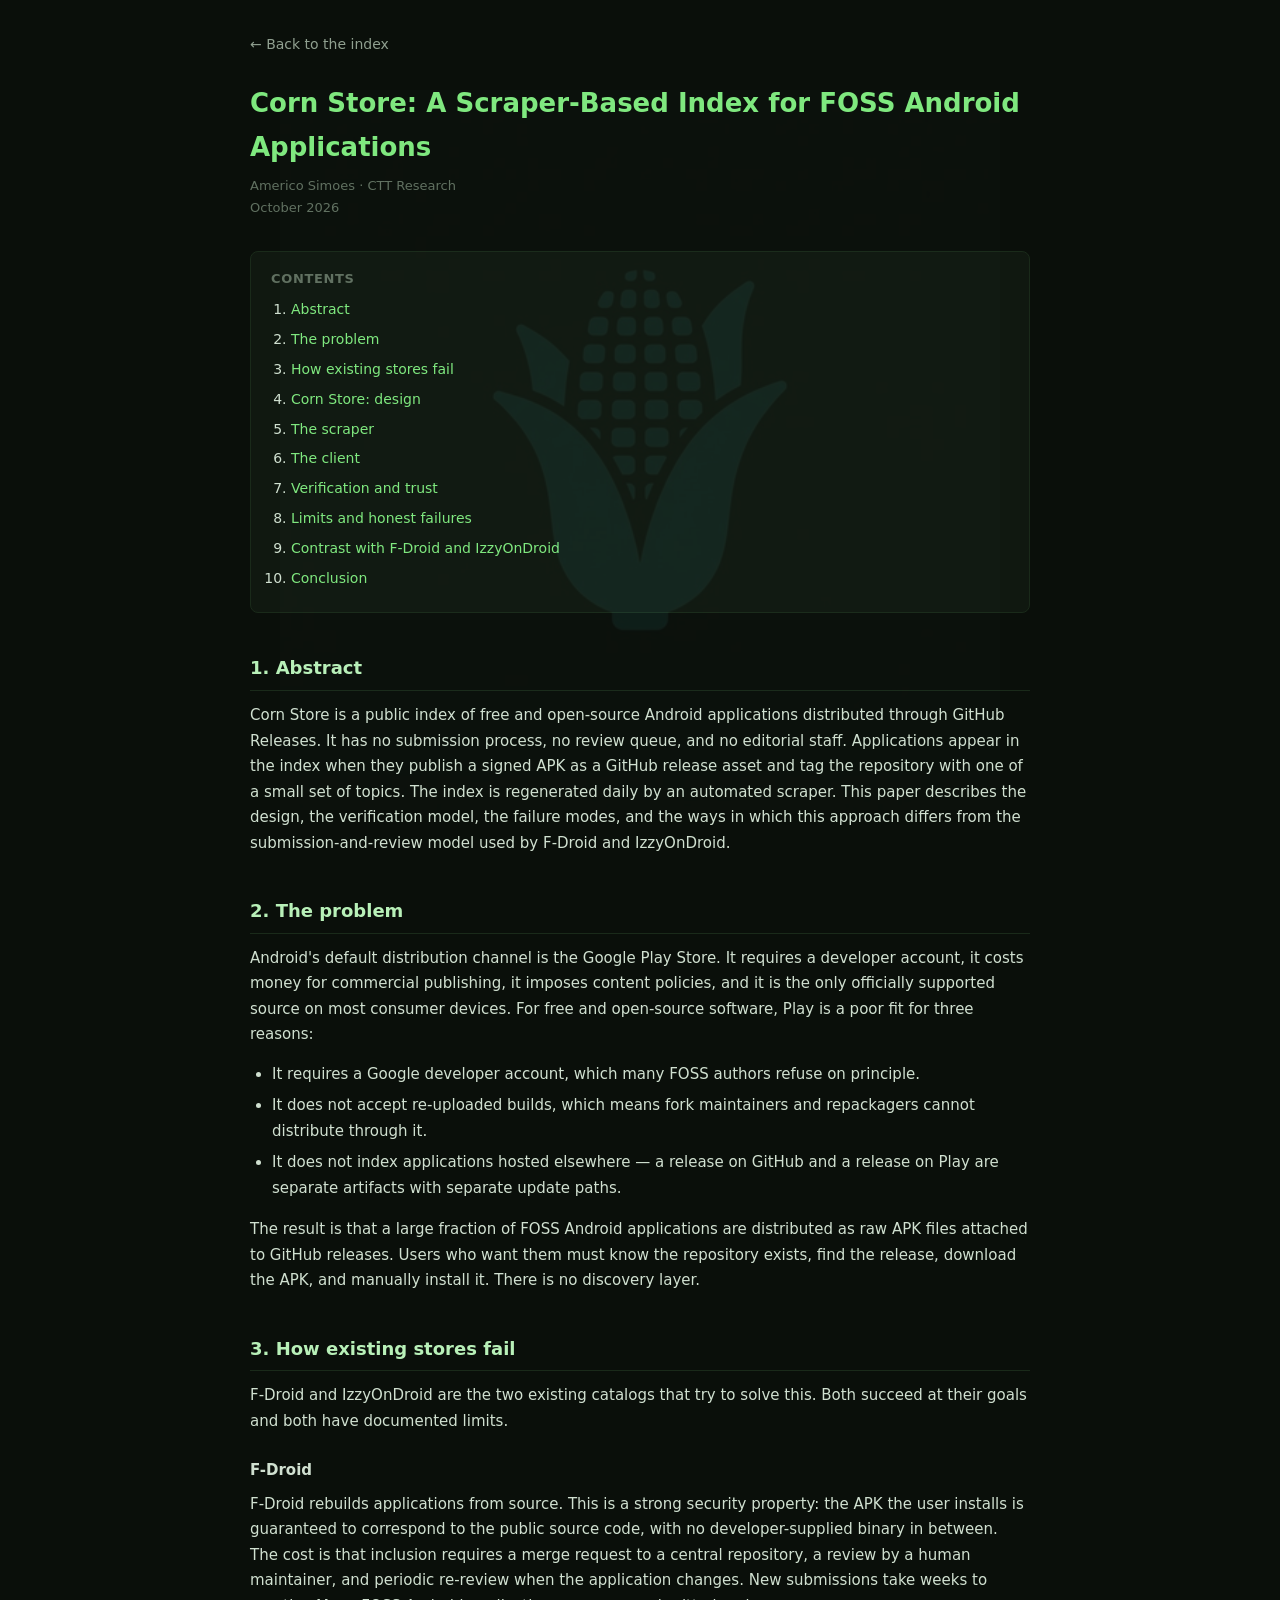
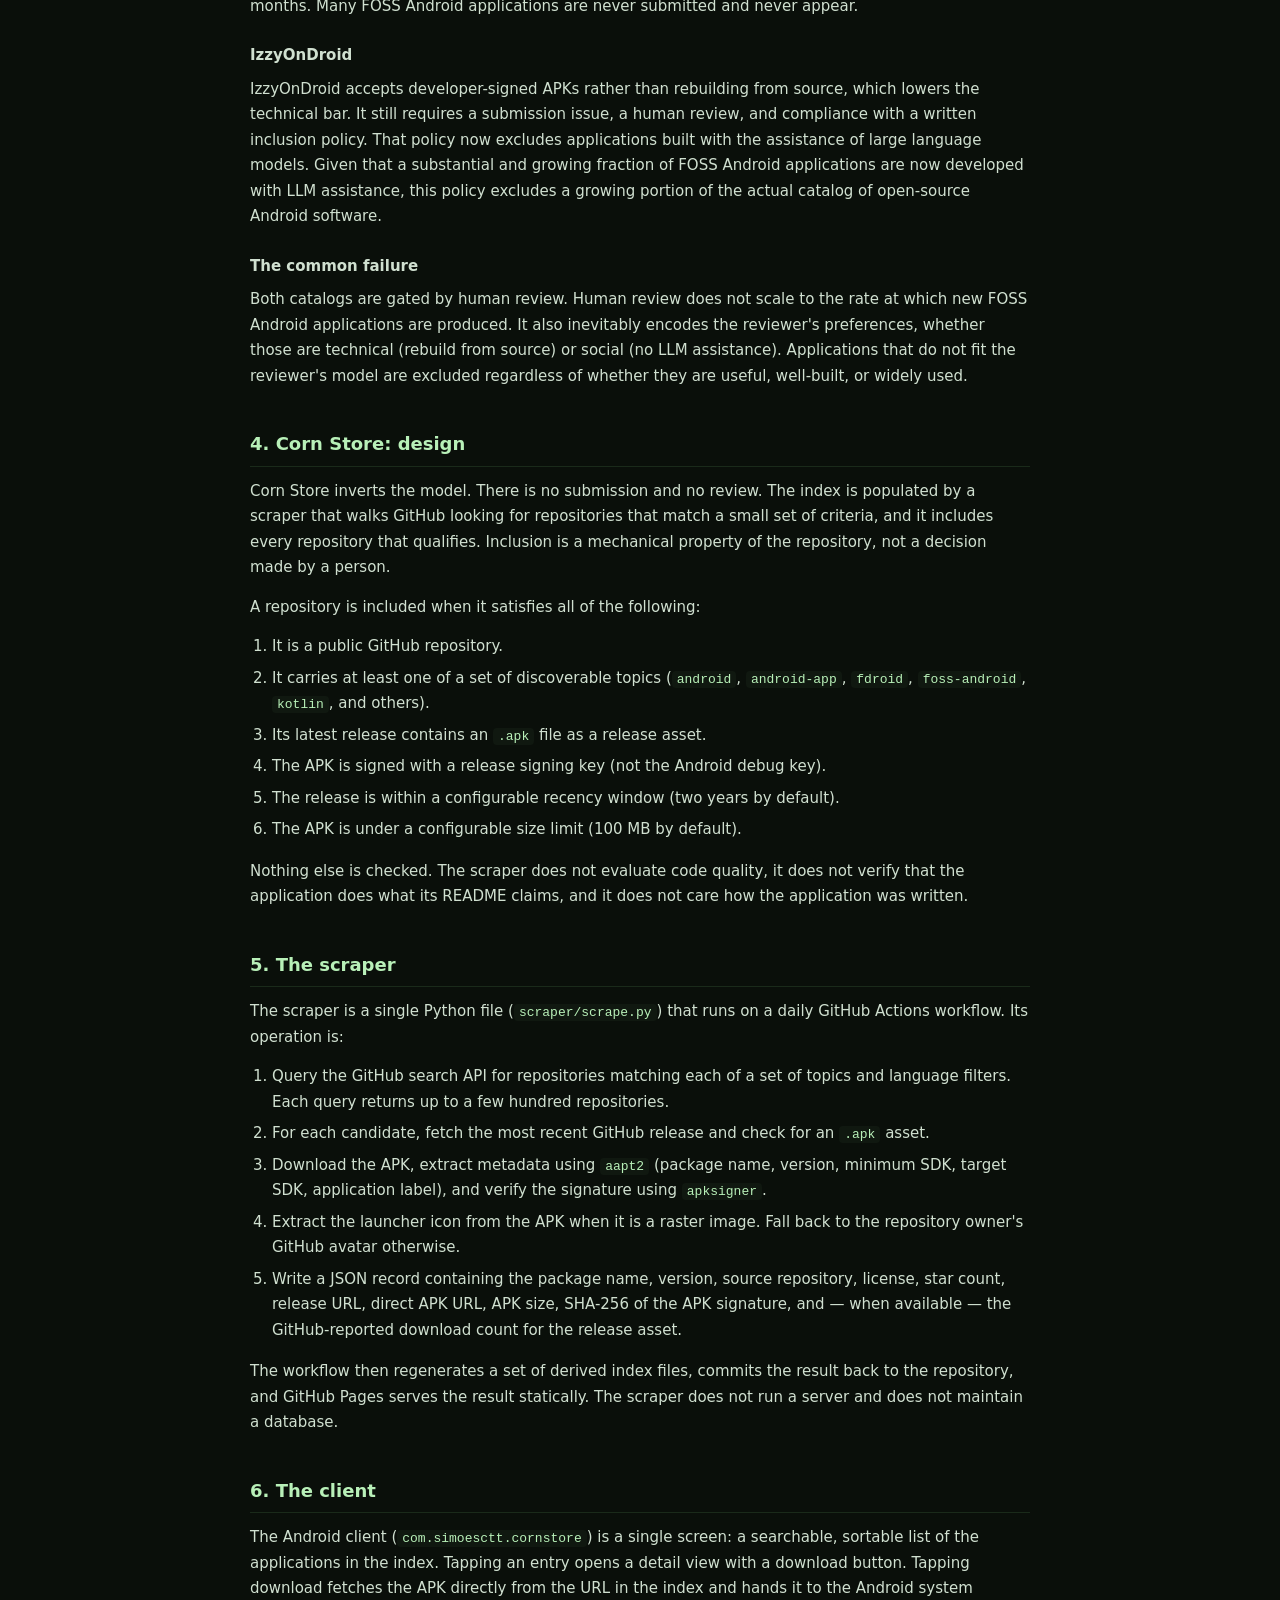
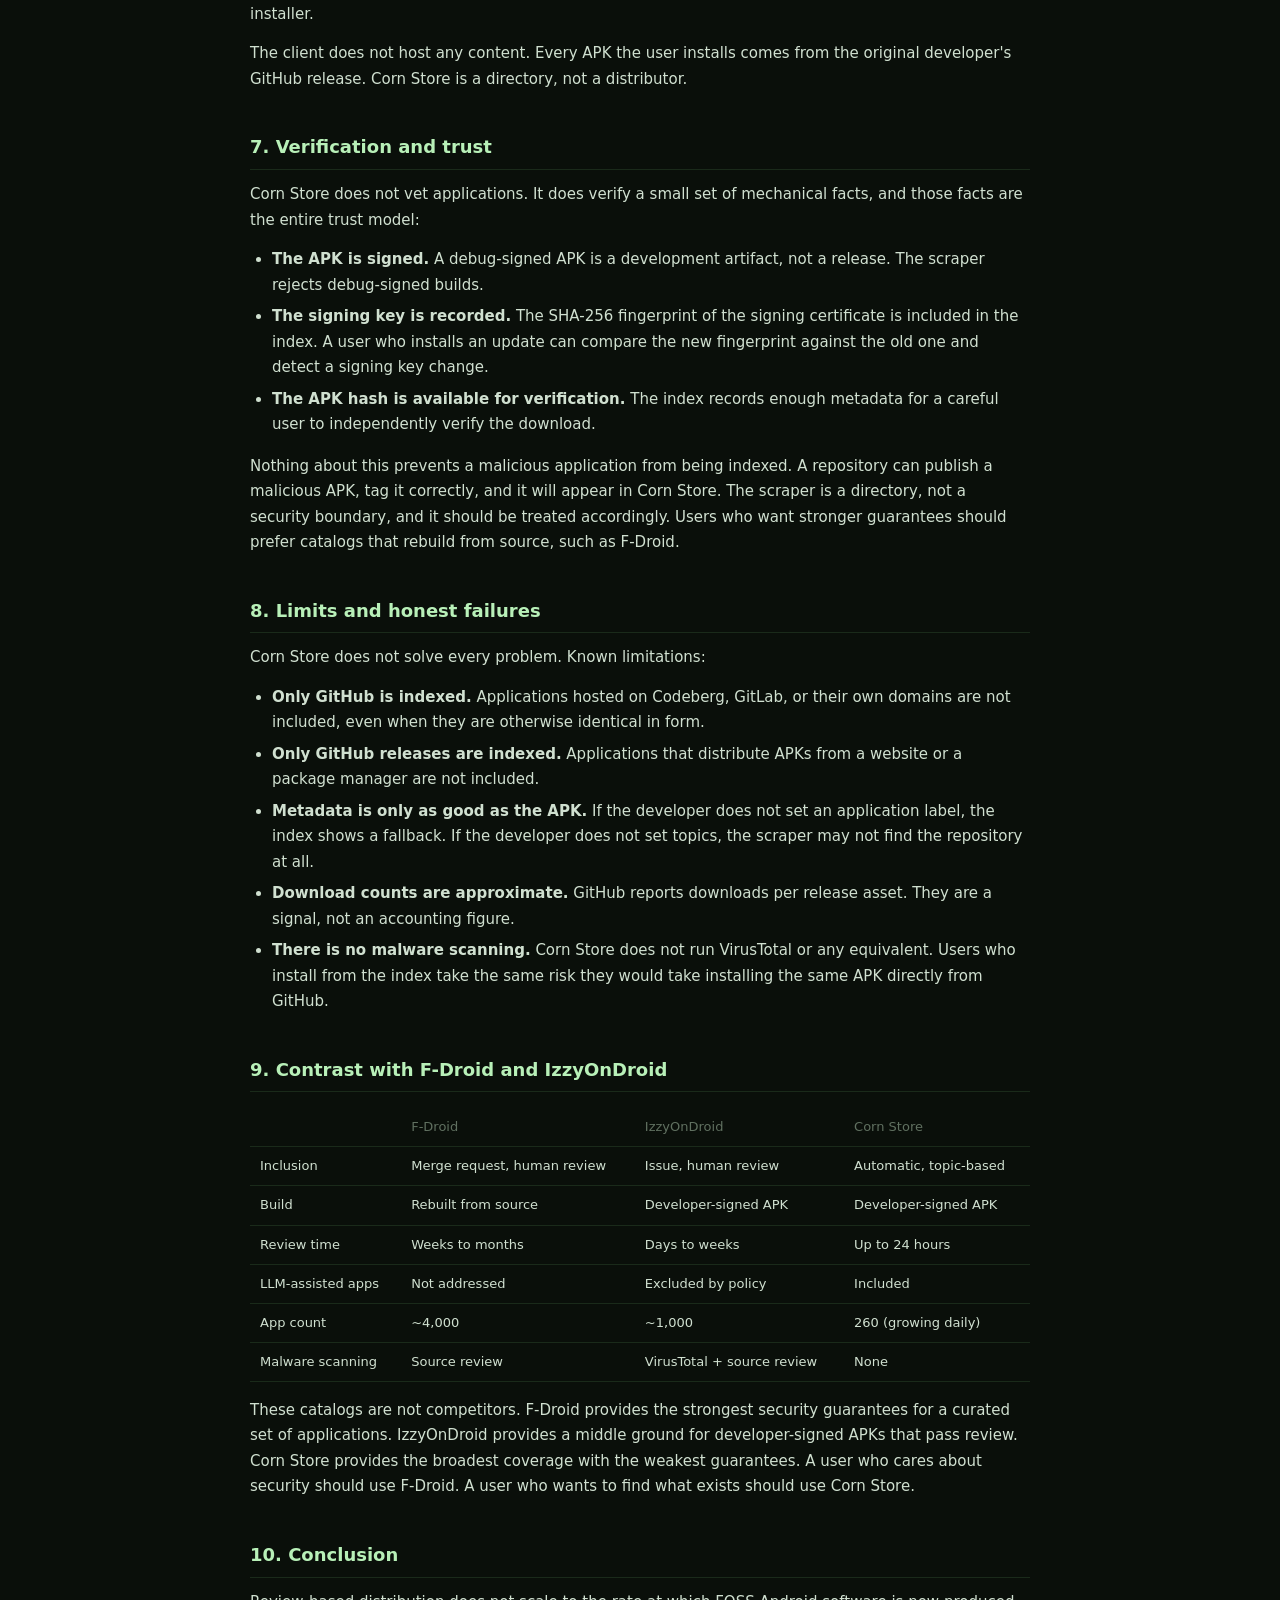
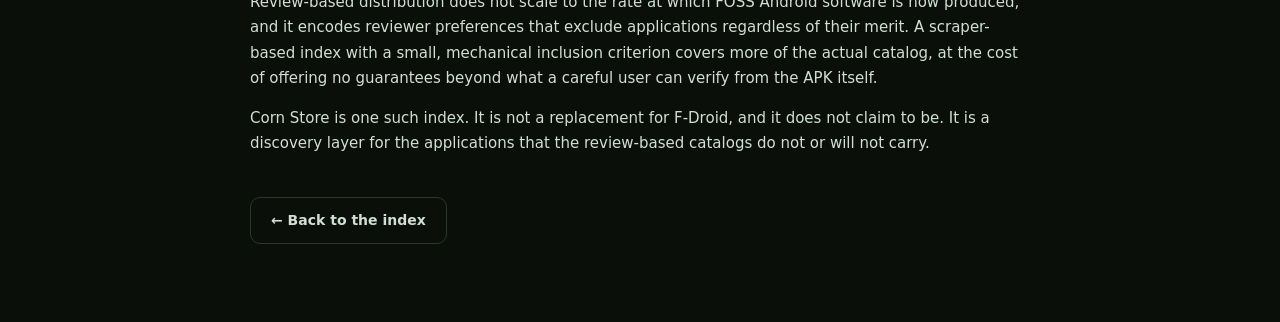
<file: docs/whitepaper.html>
<!DOCTYPE html>
<html lang="en">
<head>
<meta charset="utf-8">
<meta name="viewport" content="width=device-width, initial-scale=1">
<title>White Paper — Corn Store</title>
<link rel="icon" href="corn.png">
<link rel="stylesheet" href="style.css">
<style>
  .paper {
    max-width: 780px;
    margin: 0 auto;
    color: var(--fg);
    font-size: 15px;
    line-height: 1.7;
  }
  .paper h1 {
    color: var(--accent);
    font-size: 26px;
    margin: 0 0 6px;
  }
  .paper .meta {
    color: var(--fg-3);
    font-size: 13px;
    margin-bottom: 32px;
  }
  .paper h2 {
    color: var(--accent-2);
    font-size: 18px;
    margin: 40px 0 12px;
    border-bottom: 1px solid var(--border);
    padding-bottom: 6px;
  }
  .paper h3 {
    color: var(--fg);
    font-size: 15px;
    margin: 24px 0 8px;
  }
  .paper p { margin: 0 0 14px; }
  .paper ul, .paper ol { margin: 0 0 16px; padding-left: 22px; }
  .paper li { margin-bottom: 6px; }
  .paper code {
    font-family: ui-monospace, SFMono-Regular, Menlo, monospace;
    font-size: 13px;
    color: var(--accent-2);
    background: var(--surface);
    padding: 1px 5px;
    border-radius: 4px;
  }
  .paper pre {
    background: var(--surface);
    border: 1px solid var(--border);
    border-radius: 8px;
    padding: 14px 16px;
    overflow-x: auto;
    font-size: 13px;
    color: var(--fg-2);
  }
  .paper blockquote {
    border-left: 3px solid var(--accent-dim);
    padding: 4px 0 4px 16px;
    margin: 16px 0;
    color: var(--fg-2);
    font-style: italic;
  }
  .paper table {
    width: 100%;
    border-collapse: collapse;
    margin: 16px 0;
    font-size: 13px;
  }
  .paper table th,
  .paper table td {
    text-align: left;
    padding: 8px 10px;
    border-bottom: 1px solid var(--border);
  }
  .paper table th {
    color: var(--fg-3);
    font-weight: 500;
  }
  .paper .back {
    display: inline-block;
    margin-bottom: 24px;
    color: var(--fg-2);
    font-size: 14px;
  }
  .paper .toc {
    background: var(--surface);
    border: 1px solid var(--border);
    border-radius: 8px;
    padding: 16px 20px;
    margin-bottom: 32px;
  }
  .paper .toc h3 {
    margin: 0 0 8px;
    font-size: 13px;
    color: var(--fg-3);
    text-transform: uppercase;
    letter-spacing: 0.05em;
  }
  .paper .toc ol {
    margin: 0;
    padding-left: 20px;
    font-size: 14px;
  }
</style>
</head>
<body>
<div class="wrap">
  <div class="paper">

    <a class="back" href="index.html">&larr; Back to the index</a>

    <h1>Corn Store: A Scraper-Based Index for FOSS Android Applications</h1>
    <div class="meta">
      Americo Simoes · CTT Research<br>
      October 2026
    </div>

    <div class="toc">
      <h3>Contents</h3>
      <ol>
        <li><a href="#abstract">Abstract</a></li>
        <li><a href="#problem">The problem</a></li>
        <li><a href="#existing">How existing stores fail</a></li>
        <li><a href="#design">Corn Store: design</a></li>
        <li><a href="#scraper">The scraper</a></li>
        <li><a href="#client">The client</a></li>
        <li><a href="#verification">Verification and trust</a></li>
        <li><a href="#limits">Limits and honest failures</a></li>
        <li><a href="#contrast">Contrast with F-Droid and IzzyOnDroid</a></li>
        <li><a href="#conclusion">Conclusion</a></li>
      </ol>
    </div>

    <h2 id="abstract">1. Abstract</h2>
    <p>
      Corn Store is a public index of free and open-source Android applications
      distributed through GitHub Releases. It has no submission process, no
      review queue, and no editorial staff. Applications appear in the index
      when they publish a signed APK as a GitHub release asset and tag the
      repository with one of a small set of topics. The index is regenerated
      daily by an automated scraper. This paper describes the design, the
      verification model, the failure modes, and the ways in which this
      approach differs from the submission-and-review model used by F-Droid
      and IzzyOnDroid.
    </p>

    <h2 id="problem">2. The problem</h2>
    <p>
      Android's default distribution channel is the Google Play Store. It
      requires a developer account, it costs money for commercial publishing,
      it imposes content policies, and it is the only officially supported
      source on most consumer devices. For free and open-source software,
      Play is a poor fit for three reasons:
    </p>
    <ul>
      <li>It requires a Google developer account, which many FOSS authors
        refuse on principle.</li>
      <li>It does not accept re-uploaded builds, which means fork maintainers
        and repackagers cannot distribute through it.</li>
      <li>It does not index applications hosted elsewhere — a release on
        GitHub and a release on Play are separate artifacts with separate
        update paths.</li>
    </ul>
    <p>
      The result is that a large fraction of FOSS Android applications are
      distributed as raw APK files attached to GitHub releases. Users who
      want them must know the repository exists, find the release, download
      the APK, and manually install it. There is no discovery layer.
    </p>

    <h2 id="existing">3. How existing stores fail</h2>
    <p>
      F-Droid and IzzyOnDroid are the two existing catalogs that try to solve
      this. Both succeed at their goals and both have documented limits.
    </p>

    <h3>F-Droid</h3>
    <p>
      F-Droid rebuilds applications from source. This is a strong security
      property: the APK the user installs is guaranteed to correspond to the
      public source code, with no developer-supplied binary in between. The
      cost is that inclusion requires a merge request to a central repository,
      a review by a human maintainer, and periodic re-review when the
      application changes. New submissions take weeks to months. Many FOSS
      Android applications are never submitted and never appear.
    </p>

    <h3>IzzyOnDroid</h3>
    <p>
      IzzyOnDroid accepts developer-signed APKs rather than rebuilding from
      source, which lowers the technical bar. It still requires a submission
      issue, a human review, and compliance with a written inclusion policy.
      That policy now excludes applications built with the assistance of
      large language models. Given that a substantial and growing fraction of
      FOSS Android applications are now developed with LLM assistance, this
      policy excludes a growing portion of the actual catalog of open-source
      Android software.
    </p>

    <h3>The common failure</h3>
    <p>
      Both catalogs are gated by human review. Human review does not scale to
      the rate at which new FOSS Android applications are produced. It also
      inevitably encodes the reviewer's preferences, whether those are
      technical (rebuild from source) or social (no LLM assistance).
      Applications that do not fit the reviewer's model are excluded regardless
      of whether they are useful, well-built, or widely used.
    </p>

    <h2 id="design">4. Corn Store: design</h2>
    <p>
      Corn Store inverts the model. There is no submission and no review. The
      index is populated by a scraper that walks GitHub looking for
      repositories that match a small set of criteria, and it includes every
      repository that qualifies. Inclusion is a mechanical property of the
      repository, not a decision made by a person.
    </p>
    <p>
      A repository is included when it satisfies all of the following:
    </p>
    <ol>
      <li>It is a public GitHub repository.</li>
      <li>It carries at least one of a set of discoverable topics
        (<code>android</code>, <code>android-app</code>, <code>fdroid</code>,
        <code>foss-android</code>, <code>kotlin</code>, and others).</li>
      <li>Its latest release contains an <code>.apk</code> file as a release
        asset.</li>
      <li>The APK is signed with a release signing key (not the Android
        debug key).</li>
      <li>The release is within a configurable recency window (two years by
        default).</li>
      <li>The APK is under a configurable size limit (100 MB by default).</li>
    </ol>
    <p>
      Nothing else is checked. The scraper does not evaluate code quality, it
      does not verify that the application does what its README claims, and it
      does not care how the application was written.
    </p>

    <h2 id="scraper">5. The scraper</h2>
    <p>
      The scraper is a single Python file (<code>scraper/scrape.py</code>)
      that runs on a daily GitHub Actions workflow. Its operation is:
    </p>
    <ol>
      <li>Query the GitHub search API for repositories matching each of a set
        of topics and language filters. Each query returns up to a few
        hundred repositories.</li>
      <li>For each candidate, fetch the most recent GitHub release and check
        for an <code>.apk</code> asset.</li>
      <li>Download the APK, extract metadata using <code>aapt2</code> (package
        name, version, minimum SDK, target SDK, application label), and verify
        the signature using <code>apksigner</code>.</li>
      <li>Extract the launcher icon from the APK when it is a raster image.
        Fall back to the repository owner's GitHub avatar otherwise.</li>
      <li>Write a JSON record containing the package name, version, source
        repository, license, star count, release URL, direct APK URL, APK
        size, SHA-256 of the APK signature, and — when available — the
        GitHub-reported download count for the release asset.</li>
    </ol>
    <p>
      The workflow then regenerates a set of derived index files, commits the
      result back to the repository, and GitHub Pages serves the result
      statically. The scraper does not run a server and does not maintain a
      database.
    </p>

    <h2 id="client">6. The client</h2>
    <p>
      The Android client (<code>com.simoesctt.cornstore</code>) is a single
      screen: a searchable, sortable list of the applications in the index.
      Tapping an entry opens a detail view with a download button. Tapping
      download fetches the APK directly from the URL in the index and hands
      it to the Android system installer.
    </p>
    <p>
      The client does not host any content. Every APK the user installs comes
      from the original developer's GitHub release. Corn Store is a
      directory, not a distributor.
    </p>

    <h2 id="verification">7. Verification and trust</h2>
    <p>
      Corn Store does not vet applications. It does verify a small set of
      mechanical facts, and those facts are the entire trust model:
    </p>
    <ul>
      <li><strong>The APK is signed.</strong> A debug-signed APK is a
        development artifact, not a release. The scraper rejects debug-signed
        builds.</li>
      <li><strong>The signing key is recorded.</strong> The SHA-256 fingerprint
        of the signing certificate is included in the index. A user who
        installs an update can compare the new fingerprint against the old
        one and detect a signing key change.</li>
      <li><strong>The APK hash is available for verification.</strong> The
        index records enough metadata for a careful user to independently
        verify the download.</li>
    </ul>
    <p>
      Nothing about this prevents a malicious application from being indexed.
      A repository can publish a malicious APK, tag it correctly, and it will
      appear in Corn Store. The scraper is a directory, not a security
      boundary, and it should be treated accordingly. Users who want stronger
      guarantees should prefer catalogs that rebuild from source, such as
      F-Droid.
    </p>

    <h2 id="limits">8. Limits and honest failures</h2>
    <p>
      Corn Store does not solve every problem. Known limitations:
    </p>
    <ul>
      <li><strong>Only GitHub is indexed.</strong> Applications hosted on
        Codeberg, GitLab, or their own domains are not included, even when
        they are otherwise identical in form.</li>
      <li><strong>Only GitHub releases are indexed.</strong> Applications
        that distribute APKs from a website or a package manager are not
        included.</li>
      <li><strong>Metadata is only as good as the APK.</strong> If the
        developer does not set an application label, the index shows a
        fallback. If the developer does not set topics, the scraper may not
        find the repository at all.</li>
      <li><strong>Download counts are approximate.</strong> GitHub reports
        downloads per release asset. They are a signal, not an accounting
        figure.</li>
      <li><strong>There is no malware scanning.</strong> Corn Store does not
        run VirusTotal or any equivalent. Users who install from the index
        take the same risk they would take installing the same APK directly
        from GitHub.</li>
    </ul>

    <h2 id="contrast">9. Contrast with F-Droid and IzzyOnDroid</h2>
    <table>
      <thead>
        <tr>
          <th></th>
          <th>F-Droid</th>
          <th>IzzyOnDroid</th>
          <th>Corn Store</th>
        </tr>
      </thead>
      <tbody>
        <tr>
          <td>Inclusion</td>
          <td>Merge request, human review</td>
          <td>Issue, human review</td>
          <td>Automatic, topic-based</td>
        </tr>
        <tr>
          <td>Build</td>
          <td>Rebuilt from source</td>
          <td>Developer-signed APK</td>
          <td>Developer-signed APK</td>
        </tr>
        <tr>
          <td>Review time</td>
          <td>Weeks to months</td>
          <td>Days to weeks</td>
          <td>Up to 24 hours</td>
        </tr>
        <tr>
          <td>LLM-assisted apps</td>
          <td>Not addressed</td>
          <td>Excluded by policy</td>
          <td>Included</td>
        </tr>
        <tr>
          <td>App count</td>
          <td>~4,000</td>
          <td>~1,000</td>
          <td>260 (growing daily)</td>
        </tr>
        <tr>
          <td>Malware scanning</td>
          <td>Source review</td>
          <td>VirusTotal + source review</td>
          <td>None</td>
        </tr>
      </tbody>
    </table>
    <p>
      These catalogs are not competitors. F-Droid provides the strongest
      security guarantees for a curated set of applications. IzzyOnDroid
      provides a middle ground for developer-signed APKs that pass review.
      Corn Store provides the broadest coverage with the weakest guarantees.
      A user who cares about security should use F-Droid. A user who wants to
      find what exists should use Corn Store.
    </p>

    <h2 id="conclusion">10. Conclusion</h2>
    <p>
      Review-based distribution does not scale to the rate at which FOSS
      Android software is now produced, and it encodes reviewer preferences
      that exclude applications regardless of their merit. A scraper-based
      index with a small, mechanical inclusion criterion covers more of the
      actual catalog, at the cost of offering no guarantees beyond what a
      careful user can verify from the APK itself.
    </p>
    <p>
      Corn Store is one such index. It is not a replacement for F-Droid, and
      it does not claim to be. It is a discovery layer for the applications
      that the review-based catalogs do not or will not carry.
    </p>

    <p style="margin-top: 40px; color: var(--fg-3); font-size: 13px;">
      <a class="btn btn-ghost" href="index.html">← Back to the index</a>
    </p>

  </div>
</div>
</body>
</html>
</file>
<file: docs/style.css>
:root {
  --bg: #0a0f0a;
  --bg-2: #0e140e;
  --surface: #101810;
  --surface-2: #14201a;
  --border: #1a2a1a;
  --border-2: #253b25;
  --fg: #d0e0d0;
  --fg-2: #90a090;
  --fg-3: #607060;
  --fg-4: #405040;
  --accent: #7ee87e;
  --accent-2: #b8f0b8;
  --accent-dim: #4a8a4a;
  --danger: #e88080;
  --radius: 10px;
  --radius-lg: 14px;
  --max-w: 1100px;
}

* { box-sizing: border-box; }

html, body {
  margin: 0;
  padding: 0;
  background: var(--bg);
  color: var(--fg);
  font: 15px/1.55 system-ui, -apple-system, "Segoe UI", Roboto, "Helvetica Neue", sans-serif;
  -webkit-font-smoothing: antialiased;
}

body {
  min-height: 100vh;
  position: relative;
}

/* Corn watermark in the foreground, above the content */
body::after {
  content: "";
  position: fixed;
  inset: 0;
  background-image: url("corn.png");
  background-repeat: no-repeat;
  background-position: center;
  background-size: min(80vmin, 820px);
  opacity: 0.08;
  pointer-events: none;
  z-index: 9999;
  mix-blend-mode: screen;
}

a { color: var(--accent); text-decoration: none; }
a:hover { text-decoration: underline; }

.wrap {
  max-width: var(--max-w);
  margin: 0 auto;
  padding: 32px 24px 64px;
}

/* Header */
header.site {
  margin-bottom: 28px;
}

header.site h1 {
  margin: 0 0 4px;
  color: var(--accent);
  font-size: 28px;
  letter-spacing: -0.01em;
}


/* Title row with header button */
.title-row {
  display: flex;
  align-items: center;
  gap: 16px;
  flex-wrap: wrap;
}

.btn-paper {
  display: inline-block;
  padding: 6px 14px;
  background: transparent;
  color: var(--fg-2);
  border: 1px solid var(--border-2);
  border-radius: 999px;
  font-size: 13px;
  font-weight: 500;
  text-decoration: none;
  transition: all 0.12s ease;
  white-space: nowrap;
}

.btn-paper:hover {
  border-color: var(--accent-dim);
  color: var(--accent);
  background: var(--surface);
  text-decoration: none;
}

header.site .tagline {
  color: var(--fg-3);
  font-size: 14px;
  margin-bottom: 20px;
}

header.site .stats {
  display: flex;
  flex-wrap: wrap;
  gap: 6px 20px;
  color: var(--fg-3);
  font-size: 13px;
  margin-bottom: 24px;
}

header.site .stats b {
  color: var(--fg-2);
  font-weight: 600;
}

/* Search + controls */
.controls {
  display: flex;
  gap: 10px;
  flex-wrap: wrap;
  margin-bottom: 14px;
}

input.search {
  flex: 1 1 260px;
  min-width: 0;
  padding: 11px 14px;
  background: var(--surface);
  border: 1px solid var(--border);
  color: var(--fg);
  border-radius: var(--radius);
  font: inherit;
  outline: none;
  transition: border-color 0.15s ease;
}
input.search::placeholder { color: var(--fg-4); }
input.search:focus { border-color: var(--accent-dim); }

select.sort {
  padding: 11px 14px;
  background: var(--surface);
  border: 1px solid var(--border);
  color: var(--fg);
  border-radius: var(--radius);
  font: inherit;
  outline: none;
  cursor: pointer;
}
select.sort:focus { border-color: var(--accent-dim); }

/* Chips */
.chips {
  display: flex;
  flex-wrap: wrap;
  gap: 8px;
  margin-bottom: 22px;
}

.chip {
  padding: 5px 12px;
  background: var(--surface);
  border: 1px solid var(--border);
  color: var(--fg-2);
  border-radius: 999px;
  font-size: 13px;
  cursor: pointer;
  user-select: none;
  transition: all 0.12s ease;
}

.chip:hover {
  border-color: var(--border-2);
  color: var(--fg);
}

.chip.active {
  background: var(--accent-dim);
  border-color: var(--accent);
  color: #0a0f0a;
  font-weight: 600;
}

/* App grid */
.apps {
  display: grid;
  grid-template-columns: repeat(auto-fill, minmax(340px, 1fr));
  gap: 14px;
}

.card {
  display: flex;
  gap: 14px;
  padding: 16px;
  background: var(--surface);
  border: 1px solid var(--border);
  border-radius: var(--radius-lg);
  transition: border-color 0.12s ease, background 0.12s ease;
  cursor: pointer;
}

.card:hover {
  border-color: var(--border-2);
  background: var(--surface-2);
}

.card .icon {
  flex: 0 0 72px;
  width: 72px;
  height: 72px;
  border-radius: 12px;
  background: var(--surface-2);
  overflow: hidden;
  display: flex;
  align-items: center;
  justify-content: center;
  color: var(--accent);
  font-size: 28px;
  font-weight: 600;
}

.card .icon img {
  width: 100%;
  height: 100%;
  object-fit: cover;
  display: block;
}

.card .body {
  flex: 1 1 auto;
  min-width: 0;
}

.card h3 {
  margin: 0 0 2px;
  color: var(--accent-2);
  font-size: 16px;
  font-weight: 600;
  overflow: hidden;
  text-overflow: ellipsis;
  white-space: nowrap;
}

.card .pkg {
  margin: 0 0 6px;
  color: var(--fg-4);
  font-family: ui-monospace, SFMono-Regular, Menlo, monospace;
  font-size: 12px;
  overflow: hidden;
  text-overflow: ellipsis;
  white-space: nowrap;
}

.card .desc {
  margin: 0 0 8px;
  color: var(--fg-2);
  font-size: 13px;
  display: -webkit-box;
  -webkit-line-clamp: 2;
  -webkit-box-orient: vertical;
  overflow: hidden;
}

.card .meta {
  display: flex;
  flex-wrap: wrap;
  gap: 4px 12px;
  color: var(--fg-3);
  font-size: 12px;
}

.card .meta .sep { color: var(--fg-4); }

/* Detail view */
.detail {
  max-width: 720px;
  margin: 0 auto;
}

.detail .back {
  display: inline-block;
  margin-bottom: 20px;
  color: var(--fg-2);
  font-size: 14px;
}

.detail-head {
  display: flex;
  gap: 20px;
  margin-bottom: 24px;
}

.detail-head .icon-lg {
  flex: 0 0 128px;
  width: 128px;
  height: 128px;
  border-radius: 20px;
  background: var(--surface-2);
  overflow: hidden;
  display: flex;
  align-items: center;
  justify-content: center;
  color: var(--accent);
  font-size: 52px;
  font-weight: 600;
}

.detail-head .icon-lg img {
  width: 100%;
  height: 100%;
  object-fit: cover;
}

.detail-head .info h2 {
  margin: 0 0 4px;
  color: var(--accent);
  font-size: 24px;
}

.detail-head .info .pkg {
  color: var(--fg-4);
  font-family: ui-monospace, SFMono-Regular, Menlo, monospace;
  font-size: 13px;
  margin-bottom: 8px;
}

.detail-head .info .desc {
  color: var(--fg-2);
  font-size: 14px;
}

.detail .actions {
  display: flex;
  gap: 10px;
  flex-wrap: wrap;
  margin-bottom: 24px;
}

.btn {
  display: inline-block;
  padding: 11px 20px;
  background: var(--accent-dim);
  color: #0a0f0a;
  border-radius: var(--radius);
  font-weight: 600;
  font-size: 14px;
  text-decoration: none;
  border: 1px solid var(--accent-dim);
  transition: all 0.12s ease;
}
.btn:hover { background: var(--accent); border-color: var(--accent); text-decoration: none; }

.btn-ghost {
  background: transparent;
  color: var(--fg);
  border: 1px solid var(--border-2);
}
.btn-ghost:hover { border-color: var(--accent-dim); color: var(--accent); background: transparent; }

.meta-table {
  width: 100%;
  border-collapse: collapse;
  margin-bottom: 24px;
  font-size: 13px;
}

.meta-table td {
  padding: 8px 0;
  border-bottom: 1px solid var(--border);
  vertical-align: top;
}

.meta-table td:first-child {
  color: var(--fg-3);
  width: 140px;
}

.meta-table td:last-child {
  color: var(--fg);
  word-break: break-word;
}

.meta-table code {
  font-family: ui-monospace, SFMono-Regular, Menlo, monospace;
  font-size: 12px;
  color: var(--fg-2);
}

.install-note {
  padding: 14px 16px;
  background: var(--surface);
  border-left: 3px solid var(--accent-dim);
  border-radius: 6px;
  color: var(--fg-2);
  font-size: 13px;
  margin-bottom: 24px;
}

/* Footer */
footer.site {
  margin-top: 48px;
  padding-top: 20px;
  border-top: 1px solid var(--border);
  color: var(--fg-4);
  font-size: 12px;
  display: flex;
  flex-wrap: wrap;
  gap: 12px;
  justify-content: space-between;
}

footer.site a { color: var(--fg-3); }

/* Empty state */
.empty {
  text-align: center;
  padding: 60px 20px;
  color: var(--fg-3);
}

/* Responsive */
@media (max-width: 560px) {
  .wrap { padding: 20px 14px 48px; }
  header.site h1 { font-size: 22px; }
  .apps { grid-template-columns: 1fr; }
  .card { padding: 14px; }
  .detail-head { flex-direction: column; gap: 12px; }
}
</file>
